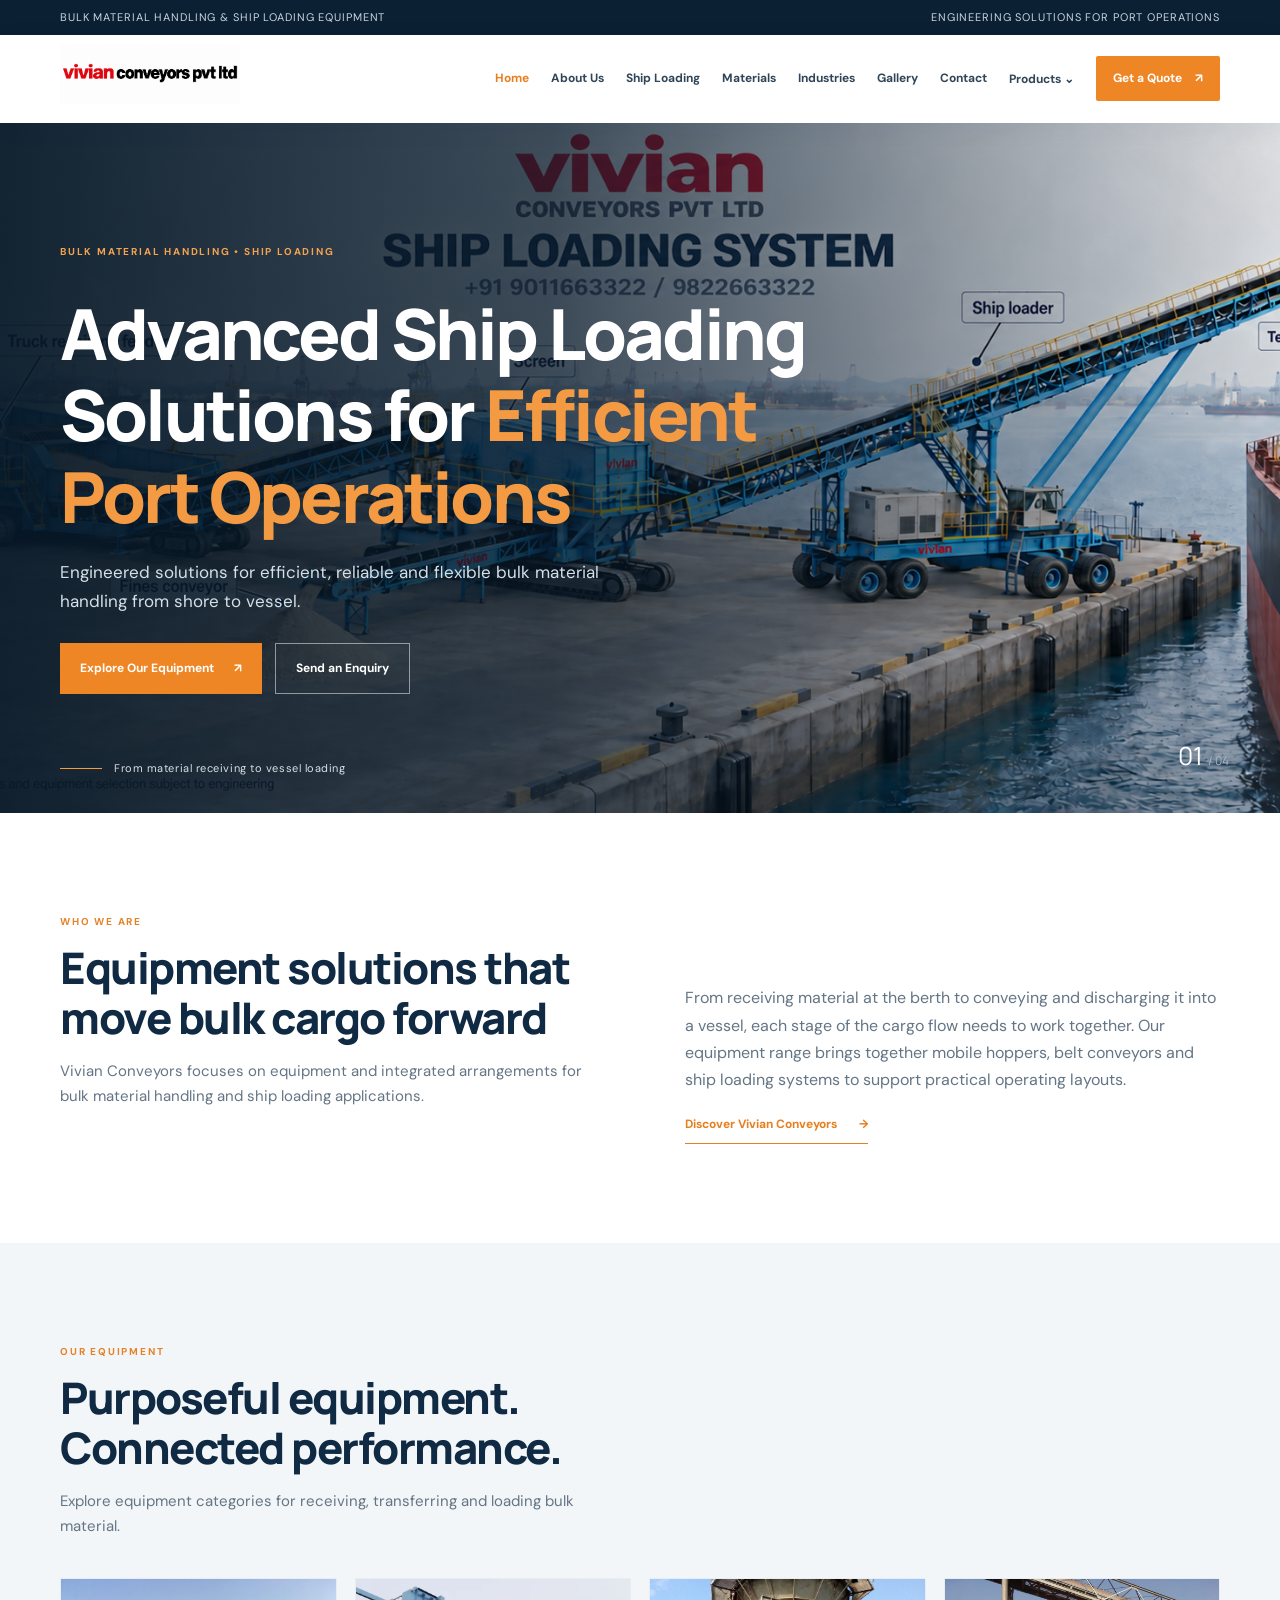
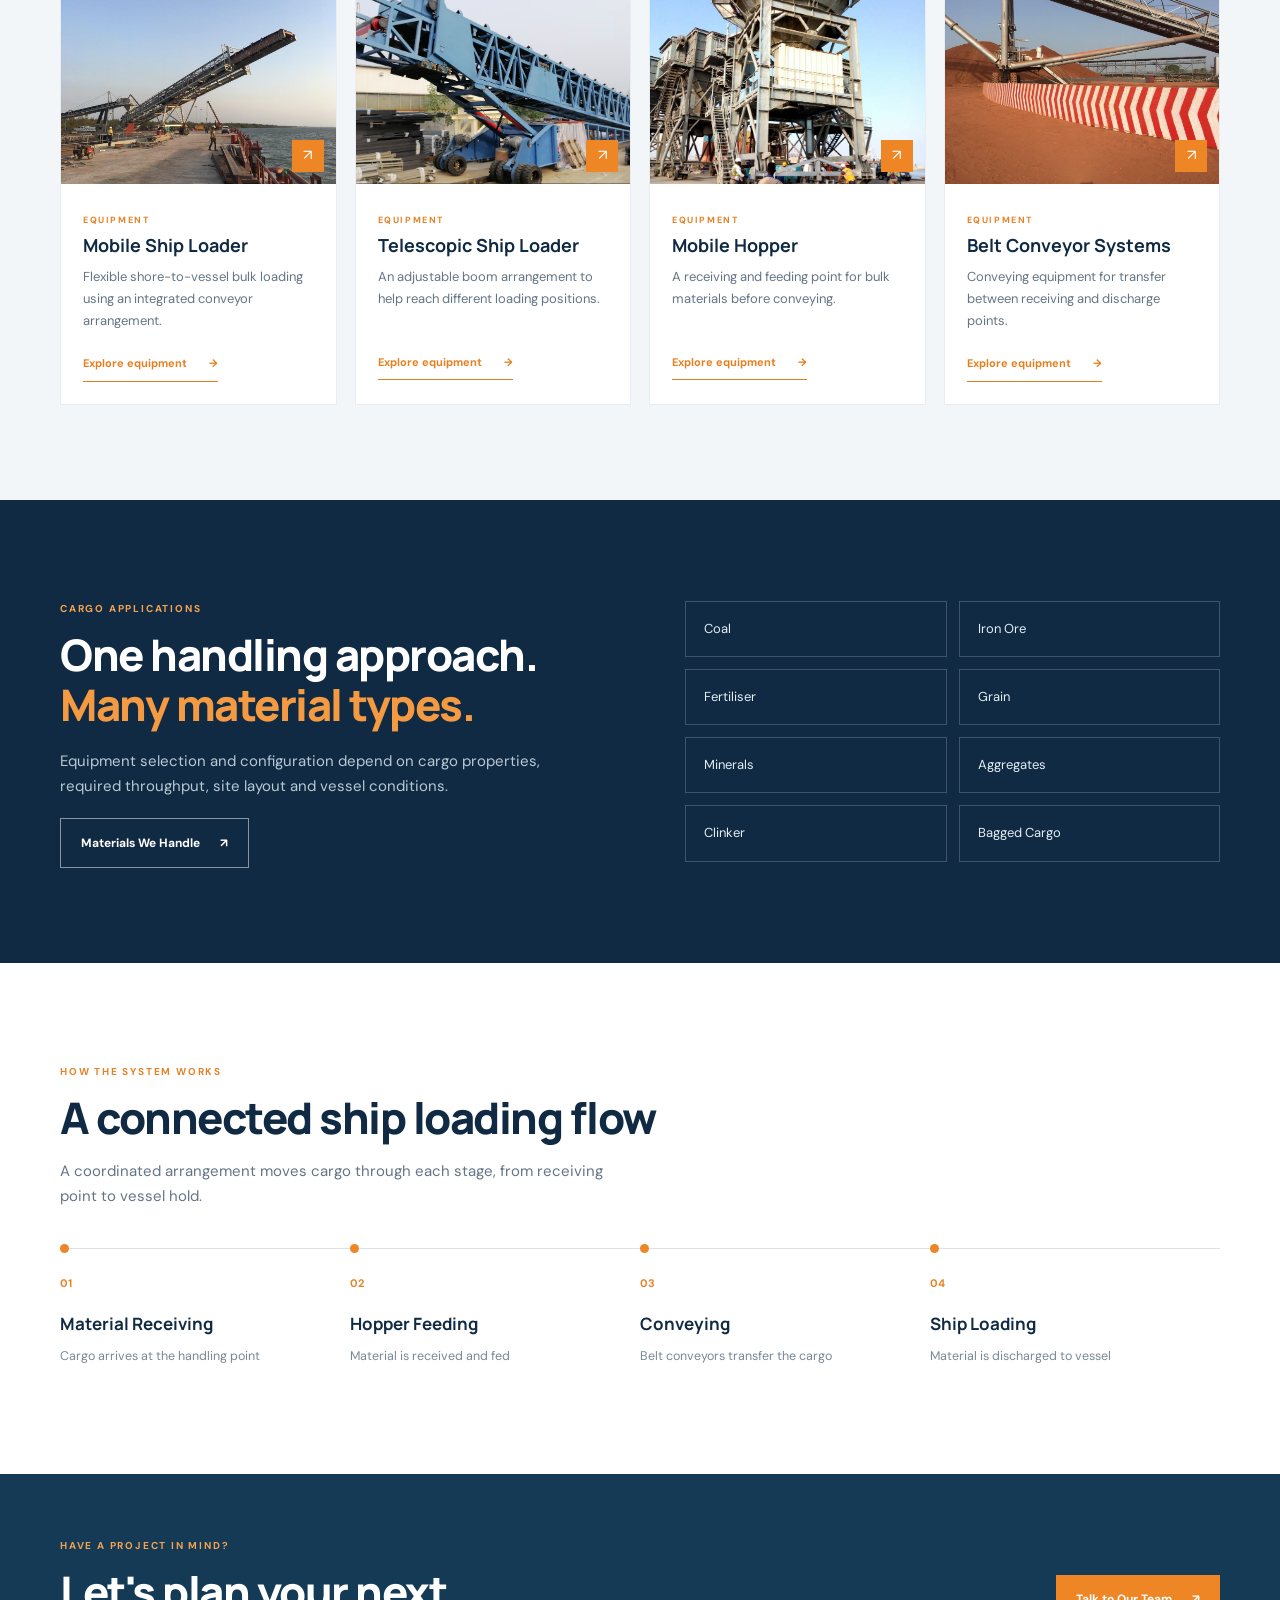
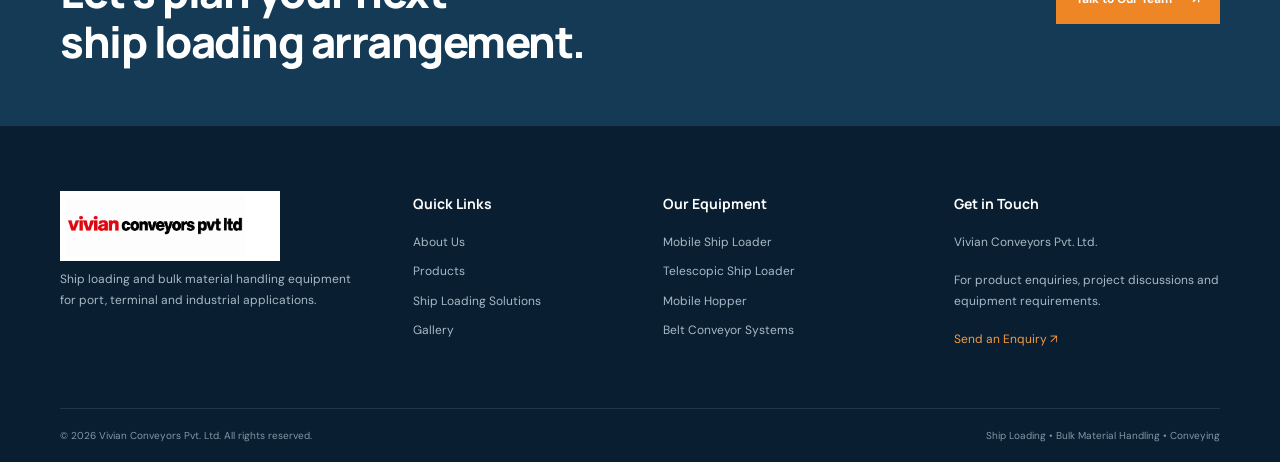
<file: index.html>
<!doctype html><html lang="en"><head><meta charset="utf-8"><meta name="viewport" content="width=device-width, initial-scale=1"><title>Advanced Ship Loading Solutions for Efficient Port Operations | Vivian Conveyors Pvt. Ltd.</title><meta name="description" content="Advanced Ship Loading Solutions for Efficient Port Operations. Explore ship loaders, mobile hoppers and bulk material handling equipment from Vivian Conveyors Pvt. Ltd."><meta name="keywords" content="mobile ship loader, ship loading equipment, bulk material handling, telescopic ship loader, mobile hopper, belt conveyor"><meta property="og:title" content="Advanced Ship Loading Solutions for Efficient Port Operations | Vivian Conveyors Pvt. Ltd."><meta property="og:description" content="Engineered solutions for efficient, reliable and flexible bulk material handling from shore to vessel."><meta property="og:type" content="website"><link rel="preconnect" href="https://fonts.googleapis.com"><link rel="preconnect" href="https://fonts.gstatic.com" crossorigin><link href="https://fonts.googleapis.com/css2?family=DM+Sans:wght@400;500;600;700&family=Manrope:wght@400;500;600;700;800&display=swap" rel="stylesheet"><link rel="stylesheet" href="css/style.css"></head><body><div class="topbar"><div class="container topbar-inner"><span>Bulk Material Handling &amp; Ship Loading Equipment</span><span>Engineering solutions for port operations</span></div></div><header class="site-header"><div class="container nav-wrap"><a class="brand" href="index.html"><img class="" src="assets/images/company-wordmark.png" alt="Vivian Conveyors Pvt. Ltd. logo" loading="lazy"></a><button class="menu-toggle" aria-label="Open navigation" aria-expanded="false"><span></span><span></span><span></span></button><nav class="main-nav"><a class="active" href="index.html">Home</a><a class="" href="about.html">About Us</a><a class="" href="ship-loading-solutions.html">Ship Loading</a><a class="" href="materials.html">Materials</a><a class="" href="industries.html">Industries</a><a class="" href="gallery.html">Gallery</a><a class="" href="contact.html">Contact</a><div class="nav-drop"><a href="products.html" class="drop-trigger">Products <b>⌄</b></a><div class="drop-menu"><a href="mobile-ship-loader.html">Mobile Ship Loader</a><a href="telescopic-ship-loader.html">Telescopic Ship Loader</a><a href="mobile-hopper.html">Mobile Hopper</a><a href="belt-conveyors.html">Belt Conveyor Systems</a></div></div><a class="nav-quote" href="contact.html">Get a Quote <span>↗</span></a></nav></div></header><main><section class="home-hero"><div class="hero-image"><img class="" src="assets/images/ship-loading-advertisement.png" alt="Vivian ship loading equipment" loading="lazy"></div><div class="hero-overlay"></div><div class="container hero-content"><span class="eyebrow light">BULK MATERIAL HANDLING • SHIP LOADING</span><h1>Advanced Ship Loading Solutions for <em>Efficient Port Operations</em></h1><p>Engineered solutions for efficient, reliable and flexible bulk material handling from shore to vessel.</p><div class="hero-actions"><a class="btn btn-orange" href="products.html">Explore Our Equipment <span>↗</span></a><a class="btn btn-outline" href="contact.html">Send an Enquiry</a></div><div class="hero-note"><span class="hero-line"></span> From material receiving to vessel loading</div></div><div class="hero-index">01 <span>/ 04</span></div></section><section class="intro-section section-pad"><div class="container intro-grid"><div><div class="section-heading"><span class="eyebrow">WHO WE ARE</span><h2>Equipment solutions that move bulk cargo forward</h2><p>Vivian Conveyors focuses on equipment and integrated arrangements for bulk material handling and ship loading applications.</p></div></div><div class="intro-copy"><p>From receiving material at the berth to conveying and discharging it into a vessel, each stage of the cargo flow needs to work together. Our equipment range brings together mobile hoppers, belt conveyors and ship loading systems to support practical operating layouts.</p><a class="text-link" href="about.html">Discover Vivian Conveyors <span>→</span></a></div></div></section><section class="products-section section-pad soft-bg"><div class="container"><div class="section-heading"><span class="eyebrow">OUR EQUIPMENT</span><h2>Purposeful equipment. Connected performance.</h2><p>Explore equipment categories for receiving, transferring and loading bulk material.</p></div><div class="product-grid"><article class="product-card"><a class="product-photo" href="mobile-ship-loader.html"><img class="" src="assets/images/ship-loader-1.jpg" alt="Mobile Ship Loader" loading="lazy"><span class="photo-arrow">↗</span></a><div class="product-copy"><span class="eyebrow">EQUIPMENT</span><h3>Mobile Ship Loader</h3><p>Flexible shore-to-vessel bulk loading using an integrated conveyor arrangement.</p><a class="text-link" href="mobile-ship-loader.html">Explore equipment <span>→</span></a></div></article><article class="product-card"><a class="product-photo" href="telescopic-ship-loader.html"><img class="" src="assets/images/telescopic-ship-loader.png" alt="Telescopic Ship Loader" loading="lazy"><span class="photo-arrow">↗</span></a><div class="product-copy"><span class="eyebrow">EQUIPMENT</span><h3>Telescopic Ship Loader</h3><p>An adjustable boom arrangement to help reach different loading positions.</p><a class="text-link" href="telescopic-ship-loader.html">Explore equipment <span>→</span></a></div></article><article class="product-card"><a class="product-photo" href="mobile-hopper.html"><img class="" src="assets/images/mobile-hopper-3.jpg" alt="Mobile Hopper" loading="lazy"><span class="photo-arrow">↗</span></a><div class="product-copy"><span class="eyebrow">EQUIPMENT</span><h3>Mobile Hopper</h3><p>A receiving and feeding point for bulk materials before conveying.</p><a class="text-link" href="mobile-hopper.html">Explore equipment <span>→</span></a></div></article><article class="product-card"><a class="product-photo" href="belt-conveyors.html"><img class="" src="assets/images/belt-conveyor-1.jpg" alt="Belt Conveyor Systems" loading="lazy"><span class="photo-arrow">↗</span></a><div class="product-copy"><span class="eyebrow">EQUIPMENT</span><h3>Belt Conveyor Systems</h3><p>Conveying equipment for transfer between receiving and discharge points.</p><a class="text-link" href="belt-conveyors.html">Explore equipment <span>→</span></a></div></article></div></div></section><section class="materials-band section-pad"><div class="container material-band-grid"><div><span class="eyebrow light">CARGO APPLICATIONS</span><h2>One handling approach.<br><em>Many material types.</em></h2><p>Equipment selection and configuration depend on cargo properties, required throughput, site layout and vessel conditions.</p><a class="btn btn-outline" href="materials.html">Materials We Handle <span>↗</span></a></div><div class="material-tags"><span>Coal</span><span>Iron Ore</span><span>Fertiliser</span><span>Grain</span><span>Minerals</span><span>Aggregates</span><span>Clinker</span><span>Bagged Cargo</span></div></div></section><section class="process-section section-pad"><div class="container"><div class="section-heading"><span class="eyebrow">HOW THE SYSTEM WORKS</span><h2>A connected ship loading flow</h2><p>A coordinated arrangement moves cargo through each stage, from receiving point to vessel hold.</p></div><div class="process-flow"><div class="process-step"><span>01</span><b>Material Receiving</b><small>Cargo arrives at the handling point</small></div><div class="process-step"><span>02</span><b>Hopper Feeding</b><small>Material is received and fed</small></div><div class="process-step"><span>03</span><b>Conveying</b><small>Belt conveyors transfer the cargo</small></div><div class="process-step"><span>04</span><b>Ship Loading</b><small>Material is discharged to vessel</small></div></div></div></section><section class="cta-section"><div class="container cta-inner"><div><span class="eyebrow light">HAVE A PROJECT IN MIND?</span><h2>Let's plan your next<br>ship loading arrangement.</h2></div><a class="btn btn-orange" href="contact.html">Talk to Our Team <span>↗</span></a></div></section></main><footer class="footer"><div class="container footer-grid"><div class="footer-about"><a href="index.html"><img class="" src="assets/images/company-wordmark.png" alt="Vivian Conveyors Pvt. Ltd." loading="lazy"></a><p>Ship loading and bulk material handling equipment for port, terminal and industrial applications.</p></div><div><h4>Quick Links</h4><a href="about.html">About Us</a><a href="products.html">Products</a><a href="ship-loading-solutions.html">Ship Loading Solutions</a><a href="gallery.html">Gallery</a></div><div><h4>Our Equipment</h4><a href="mobile-ship-loader.html">Mobile Ship Loader</a><a href="telescopic-ship-loader.html">Telescopic Ship Loader</a><a href="mobile-hopper.html">Mobile Hopper</a><a href="belt-conveyors.html">Belt Conveyor Systems</a></div><div><h4>Get in Touch</h4><p>Vivian Conveyors Pvt. Ltd.</p><p>For product enquiries, project discussions and equipment requirements.</p><a class="footer-cta" href="contact.html">Send an Enquiry ↗</a></div></div><div class="container copyright"><span>© <span id="year"></span> Vivian Conveyors Pvt. Ltd. All rights reserved.</span><span>Ship Loading • Bulk Material Handling • Conveying</span></div></footer><button class="back-top" aria-label="Back to top">↑</button><script src="js/script.js" defer></script></body></html>
</file>
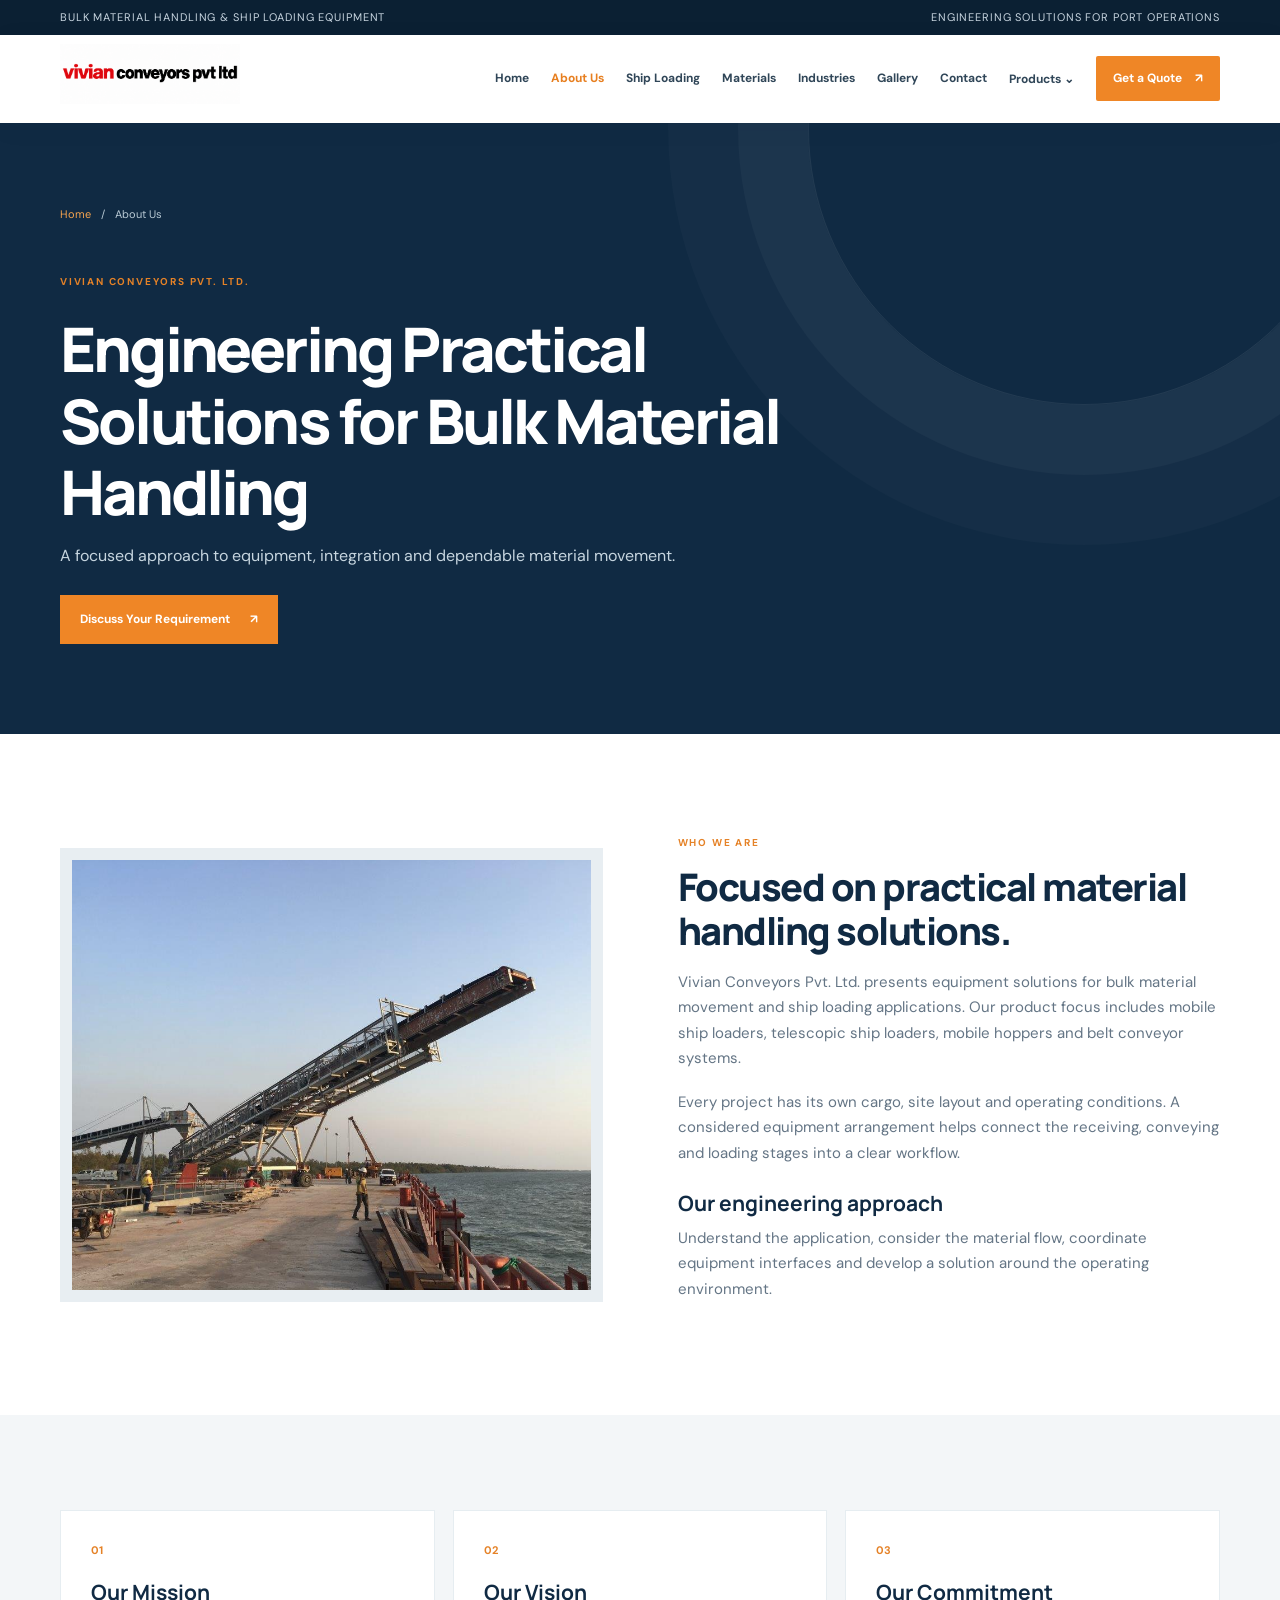
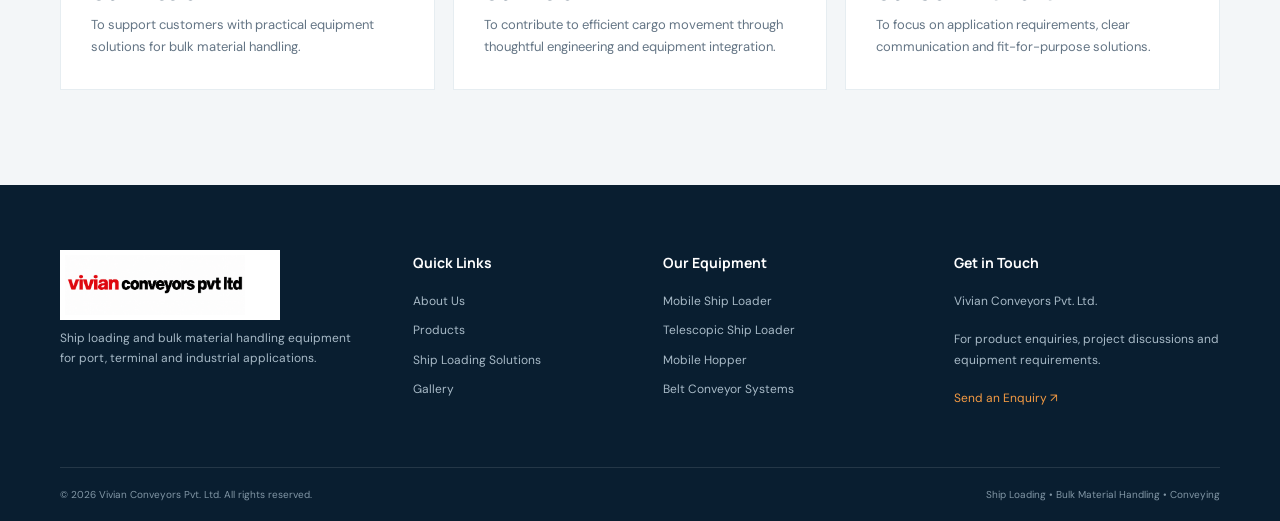
<file: about.html>
<!doctype html><html lang="en"><head><meta charset="utf-8"><meta name="viewport" content="width=device-width, initial-scale=1"><title>Engineering Practical Solutions for Bulk Material Handling | Vivian Conveyors Pvt. Ltd.</title><meta name="description" content="Engineering Practical Solutions for Bulk Material Handling. Explore ship loaders, mobile hoppers and bulk material handling equipment from Vivian Conveyors Pvt. Ltd."><meta name="keywords" content="mobile ship loader, ship loading equipment, bulk material handling, telescopic ship loader, mobile hopper, belt conveyor"><meta property="og:title" content="Engineering Practical Solutions for Bulk Material Handling | Vivian Conveyors Pvt. Ltd."><meta property="og:description" content="A focused approach to equipment, integration and dependable material movement."><meta property="og:type" content="website"><link rel="preconnect" href="https://fonts.googleapis.com"><link rel="preconnect" href="https://fonts.gstatic.com" crossorigin><link href="https://fonts.googleapis.com/css2?family=DM+Sans:wght@400;500;600;700&family=Manrope:wght@400;500;600;700;800&display=swap" rel="stylesheet"><link rel="stylesheet" href="css/style.css"></head><body><div class="topbar"><div class="container topbar-inner"><span>Bulk Material Handling &amp; Ship Loading Equipment</span><span>Engineering solutions for port operations</span></div></div><header class="site-header"><div class="container nav-wrap"><a class="brand" href="index.html"><img class="" src="assets/images/company-wordmark.png" alt="Vivian Conveyors Pvt. Ltd. logo" loading="lazy"></a><button class="menu-toggle" aria-label="Open navigation" aria-expanded="false"><span></span><span></span><span></span></button><nav class="main-nav"><a class="" href="index.html">Home</a><a class="active" href="about.html">About Us</a><a class="" href="ship-loading-solutions.html">Ship Loading</a><a class="" href="materials.html">Materials</a><a class="" href="industries.html">Industries</a><a class="" href="gallery.html">Gallery</a><a class="" href="contact.html">Contact</a><div class="nav-drop"><a href="products.html" class="drop-trigger">Products <b>⌄</b></a><div class="drop-menu"><a href="mobile-ship-loader.html">Mobile Ship Loader</a><a href="telescopic-ship-loader.html">Telescopic Ship Loader</a><a href="mobile-hopper.html">Mobile Hopper</a><a href="belt-conveyors.html">Belt Conveyor Systems</a></div></div><a class="nav-quote" href="contact.html">Get a Quote <span>↗</span></a></nav></div></header><main><section class="page-hero"><div class="container page-hero-content"><div class="breadcrumbs"><a href="index.html">Home</a><span>/</span>About Us</div><span class="eyebrow">VIVIAN CONVEYORS PVT. LTD.</span><h1>Engineering Practical Solutions for Bulk Material Handling</h1><p>A focused approach to equipment, integration and dependable material movement.</p><a class="btn btn-orange" href="contact.html">Discuss Your Requirement <span>↗</span></a></div><div class="page-hero-shape"></div></section><section class="section-pad"><div class="container detail-grid"><div class="detail-photo"><img class="" src="assets/images/ship-loader-1.jpg" alt="Ship loading equipment at port" loading="lazy"></div><div class="detail-copy"><span class="eyebrow">WHO WE ARE</span><h2>Focused on practical material handling solutions.</h2><p>Vivian Conveyors Pvt. Ltd. presents equipment solutions for bulk material movement and ship loading applications. Our product focus includes mobile ship loaders, telescopic ship loaders, mobile hoppers and belt conveyor systems.</p><p>Every project has its own cargo, site layout and operating conditions. A considered equipment arrangement helps connect the receiving, conveying and loading stages into a clear workflow.</p><h3>Our engineering approach</h3><p>Understand the application, consider the material flow, coordinate equipment interfaces and develop a solution around the operating environment.</p></div></div></section><section class="soft-bg section-pad"><div class="container"><div class="feature-grid"><article><b>01</b><h3>Our Mission</h3><p>To support customers with practical equipment solutions for bulk material handling.</p></article><article><b>02</b><h3>Our Vision</h3><p>To contribute to efficient cargo movement through thoughtful engineering and equipment integration.</p></article><article><b>03</b><h3>Our Commitment</h3><p>To focus on application requirements, clear communication and fit-for-purpose solutions.</p></article></div></div></section></main><footer class="footer"><div class="container footer-grid"><div class="footer-about"><a href="index.html"><img class="" src="assets/images/company-wordmark.png" alt="Vivian Conveyors Pvt. Ltd." loading="lazy"></a><p>Ship loading and bulk material handling equipment for port, terminal and industrial applications.</p></div><div><h4>Quick Links</h4><a href="about.html">About Us</a><a href="products.html">Products</a><a href="ship-loading-solutions.html">Ship Loading Solutions</a><a href="gallery.html">Gallery</a></div><div><h4>Our Equipment</h4><a href="mobile-ship-loader.html">Mobile Ship Loader</a><a href="telescopic-ship-loader.html">Telescopic Ship Loader</a><a href="mobile-hopper.html">Mobile Hopper</a><a href="belt-conveyors.html">Belt Conveyor Systems</a></div><div><h4>Get in Touch</h4><p>Vivian Conveyors Pvt. Ltd.</p><p>For product enquiries, project discussions and equipment requirements.</p><a class="footer-cta" href="contact.html">Send an Enquiry ↗</a></div></div><div class="container copyright"><span>© <span id="year"></span> Vivian Conveyors Pvt. Ltd. All rights reserved.</span><span>Ship Loading • Bulk Material Handling • Conveying</span></div></footer><button class="back-top" aria-label="Back to top">↑</button><script src="js/script.js" defer></script></body></html>
</file>
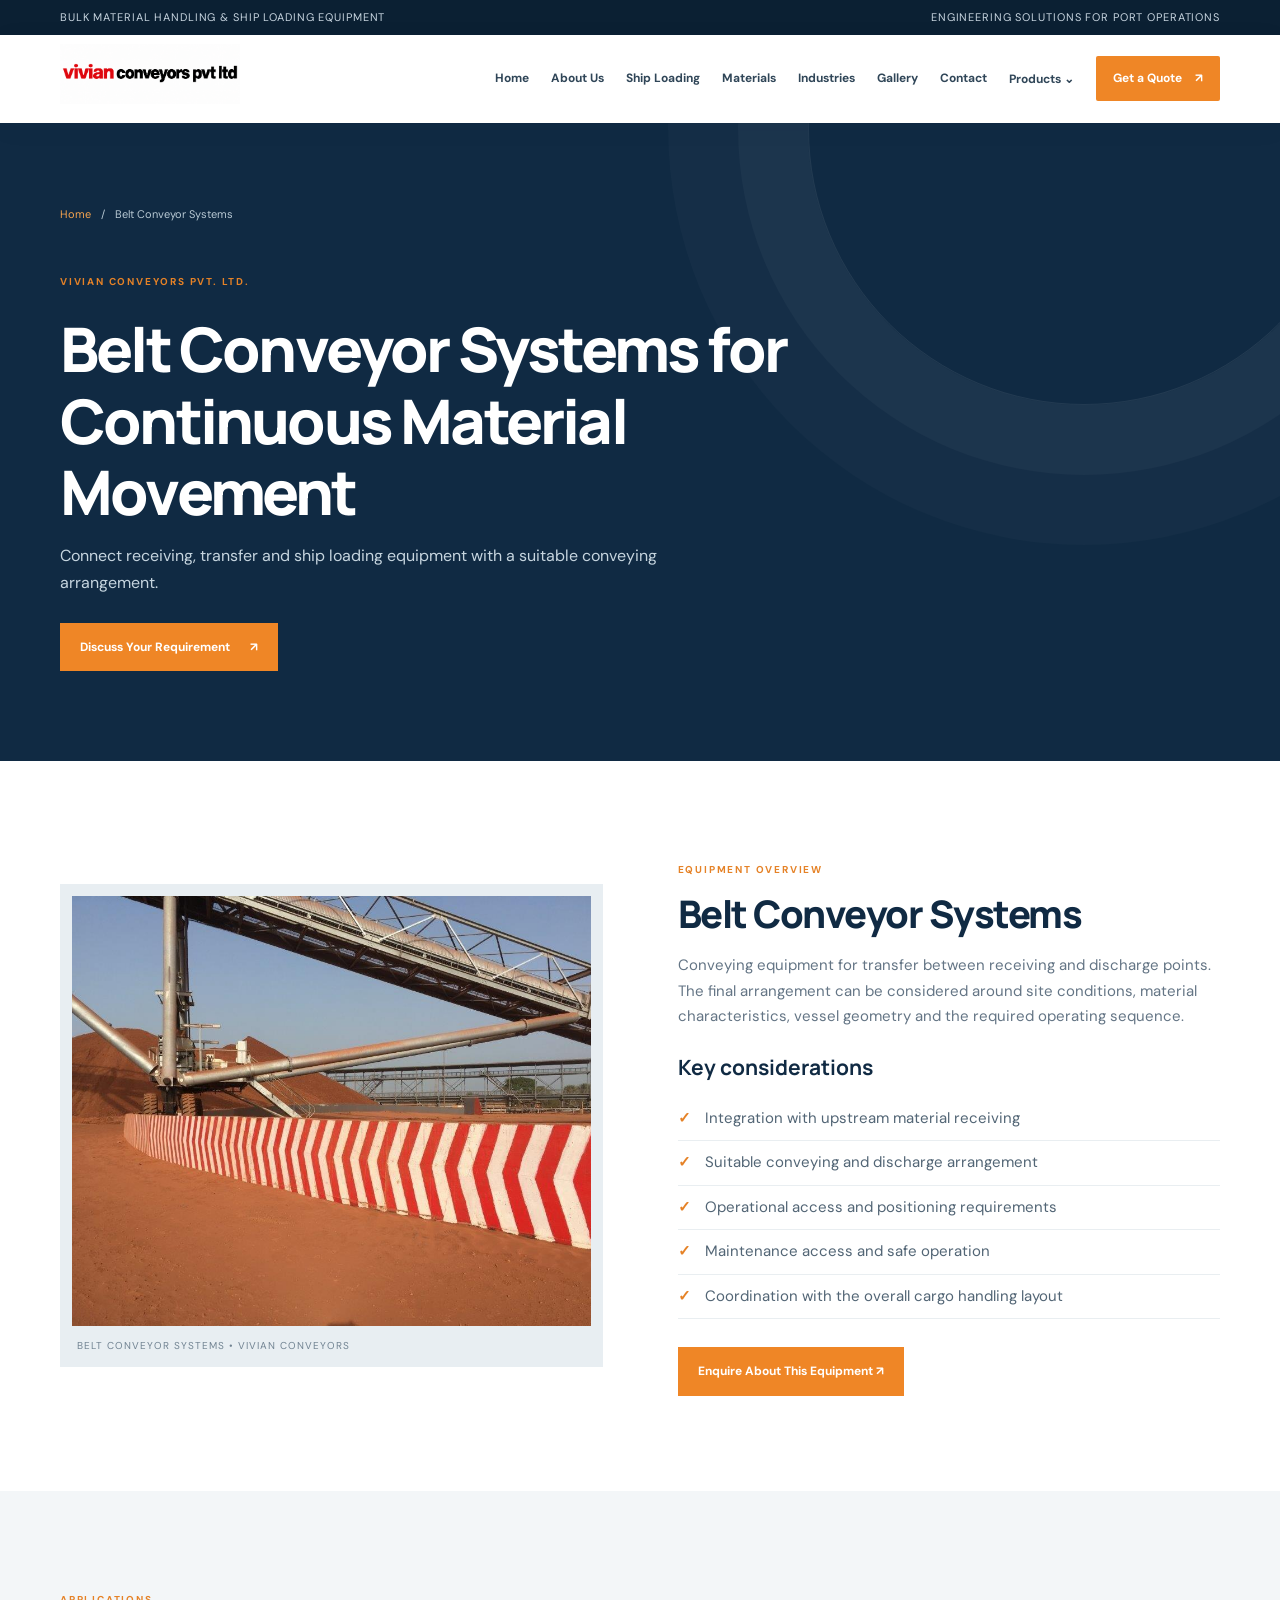
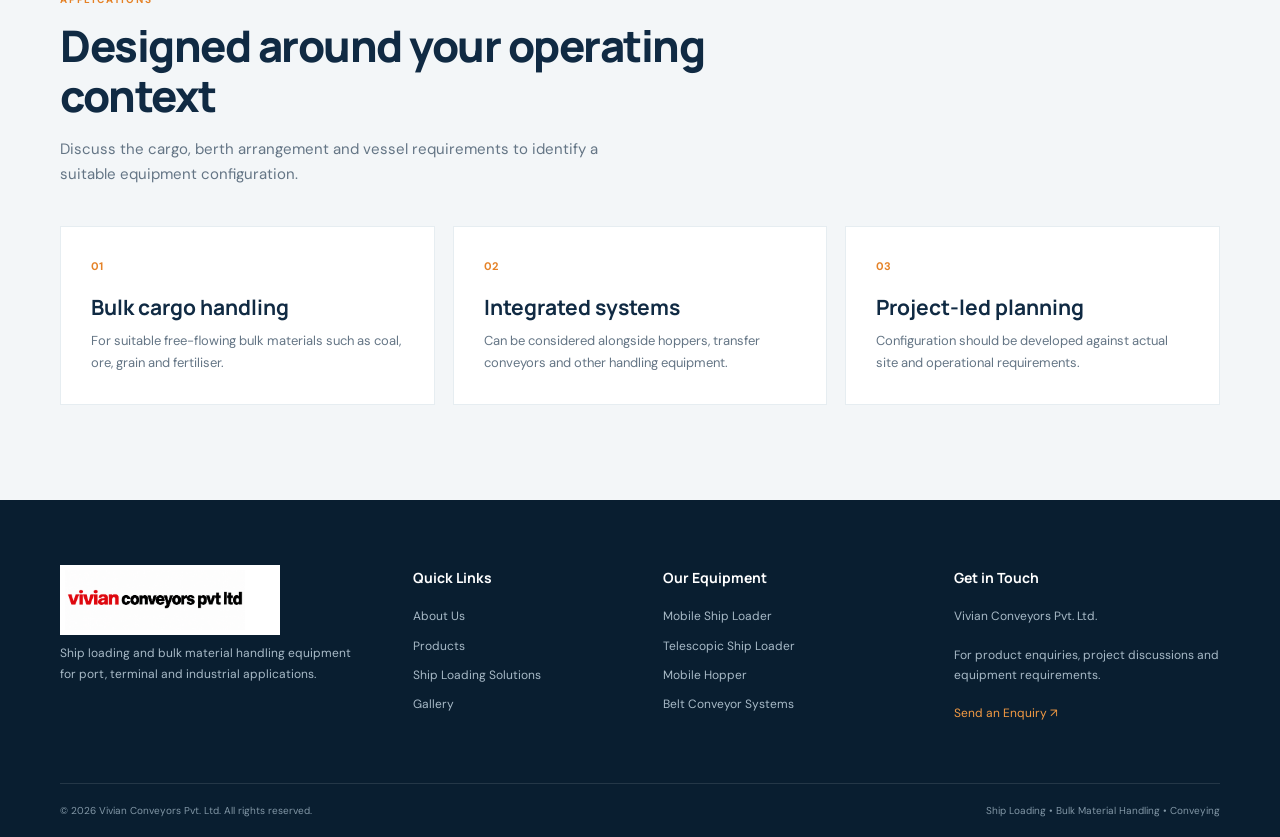
<file: belt-conveyors.html>
<!doctype html><html lang="en"><head><meta charset="utf-8"><meta name="viewport" content="width=device-width, initial-scale=1"><title>Belt Conveyor Systems for Continuous Material Movement | Vivian Conveyors Pvt. Ltd.</title><meta name="description" content="Belt Conveyor Systems for Continuous Material Movement. Explore ship loaders, mobile hoppers and bulk material handling equipment from Vivian Conveyors Pvt. Ltd."><meta name="keywords" content="mobile ship loader, ship loading equipment, bulk material handling, telescopic ship loader, mobile hopper, belt conveyor"><meta property="og:title" content="Belt Conveyor Systems for Continuous Material Movement | Vivian Conveyors Pvt. Ltd."><meta property="og:description" content="Connect receiving, transfer and ship loading equipment with a suitable conveying arrangement."><meta property="og:type" content="website"><link rel="preconnect" href="https://fonts.googleapis.com"><link rel="preconnect" href="https://fonts.gstatic.com" crossorigin><link href="https://fonts.googleapis.com/css2?family=DM+Sans:wght@400;500;600;700&family=Manrope:wght@400;500;600;700;800&display=swap" rel="stylesheet"><link rel="stylesheet" href="css/style.css"></head><body><div class="topbar"><div class="container topbar-inner"><span>Bulk Material Handling &amp; Ship Loading Equipment</span><span>Engineering solutions for port operations</span></div></div><header class="site-header"><div class="container nav-wrap"><a class="brand" href="index.html"><img class="" src="assets/images/company-wordmark.png" alt="Vivian Conveyors Pvt. Ltd. logo" loading="lazy"></a><button class="menu-toggle" aria-label="Open navigation" aria-expanded="false"><span></span><span></span><span></span></button><nav class="main-nav"><a class="" href="index.html">Home</a><a class="" href="about.html">About Us</a><a class="" href="ship-loading-solutions.html">Ship Loading</a><a class="" href="materials.html">Materials</a><a class="" href="industries.html">Industries</a><a class="" href="gallery.html">Gallery</a><a class="" href="contact.html">Contact</a><div class="nav-drop"><a href="products.html" class="drop-trigger">Products <b>⌄</b></a><div class="drop-menu"><a href="mobile-ship-loader.html">Mobile Ship Loader</a><a href="telescopic-ship-loader.html">Telescopic Ship Loader</a><a href="mobile-hopper.html">Mobile Hopper</a><a href="belt-conveyors.html">Belt Conveyor Systems</a></div></div><a class="nav-quote" href="contact.html">Get a Quote <span>↗</span></a></nav></div></header><main><section class="page-hero"><div class="container page-hero-content"><div class="breadcrumbs"><a href="index.html">Home</a><span>/</span>Belt Conveyor Systems</div><span class="eyebrow">VIVIAN CONVEYORS PVT. LTD.</span><h1>Belt Conveyor Systems for Continuous Material Movement</h1><p>Connect receiving, transfer and ship loading equipment with a suitable conveying arrangement.</p><a class="btn btn-orange" href="contact.html">Discuss Your Requirement <span>↗</span></a></div><div class="page-hero-shape"></div></section><section class="section-pad"><div class="container detail-grid"><div class="detail-photo"><img class="" src="assets/images/belt-conveyor-1.jpg" alt="Belt Conveyor Systems" loading="lazy"><span class="image-caption">Belt Conveyor Systems • Vivian Conveyors</span></div><div class="detail-copy"><span class="eyebrow">EQUIPMENT OVERVIEW</span><h2>Belt Conveyor Systems</h2><p>Conveying equipment for transfer between receiving and discharge points. The final arrangement can be considered around site conditions, material characteristics, vessel geometry and the required operating sequence.</p><h3>Key considerations</h3><ul class="check-list"><li>Integration with upstream material receiving</li><li>Suitable conveying and discharge arrangement</li><li>Operational access and positioning requirements</li><li>Maintenance access and safe operation</li><li>Coordination with the overall cargo handling layout</li></ul><a class="btn btn-orange" href="contact.html">Enquire About This Equipment ↗</a></div></div></section><section class="soft-bg section-pad"><div class="container"><div class="section-heading"><span class="eyebrow">APPLICATIONS</span><h2>Designed around your operating context</h2><p>Discuss the cargo, berth arrangement and vessel requirements to identify a suitable equipment configuration.</p></div><div class="feature-grid"><article><b>01</b><h3>Bulk cargo handling</h3><p>For suitable free-flowing bulk materials such as coal, ore, grain and fertiliser.</p></article><article><b>02</b><h3>Integrated systems</h3><p>Can be considered alongside hoppers, transfer conveyors and other handling equipment.</p></article><article><b>03</b><h3>Project-led planning</h3><p>Configuration should be developed against actual site and operational requirements.</p></article></div></div></section></main><footer class="footer"><div class="container footer-grid"><div class="footer-about"><a href="index.html"><img class="" src="assets/images/company-wordmark.png" alt="Vivian Conveyors Pvt. Ltd." loading="lazy"></a><p>Ship loading and bulk material handling equipment for port, terminal and industrial applications.</p></div><div><h4>Quick Links</h4><a href="about.html">About Us</a><a href="products.html">Products</a><a href="ship-loading-solutions.html">Ship Loading Solutions</a><a href="gallery.html">Gallery</a></div><div><h4>Our Equipment</h4><a href="mobile-ship-loader.html">Mobile Ship Loader</a><a href="telescopic-ship-loader.html">Telescopic Ship Loader</a><a href="mobile-hopper.html">Mobile Hopper</a><a href="belt-conveyors.html">Belt Conveyor Systems</a></div><div><h4>Get in Touch</h4><p>Vivian Conveyors Pvt. Ltd.</p><p>For product enquiries, project discussions and equipment requirements.</p><a class="footer-cta" href="contact.html">Send an Enquiry ↗</a></div></div><div class="container copyright"><span>© <span id="year"></span> Vivian Conveyors Pvt. Ltd. All rights reserved.</span><span>Ship Loading • Bulk Material Handling • Conveying</span></div></footer><button class="back-top" aria-label="Back to top">↑</button><script src="js/script.js" defer></script></body></html>
</file>
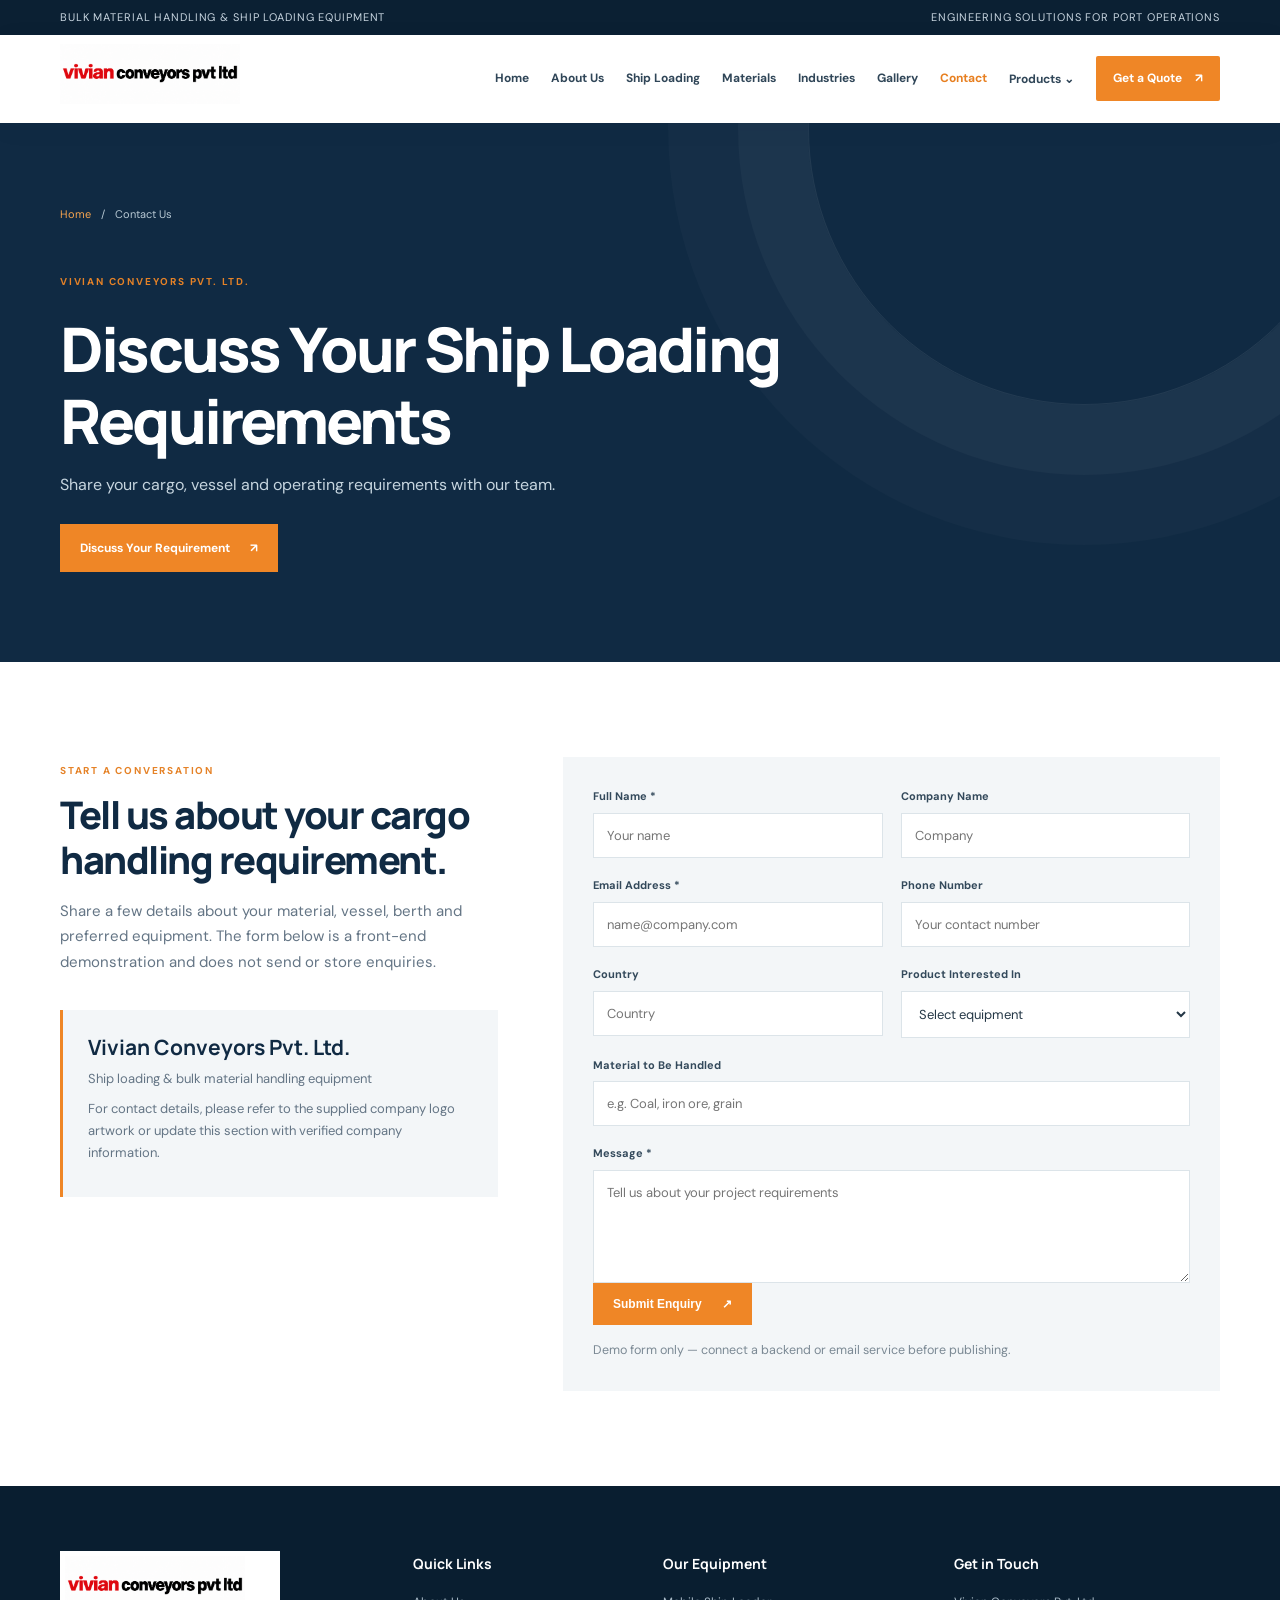
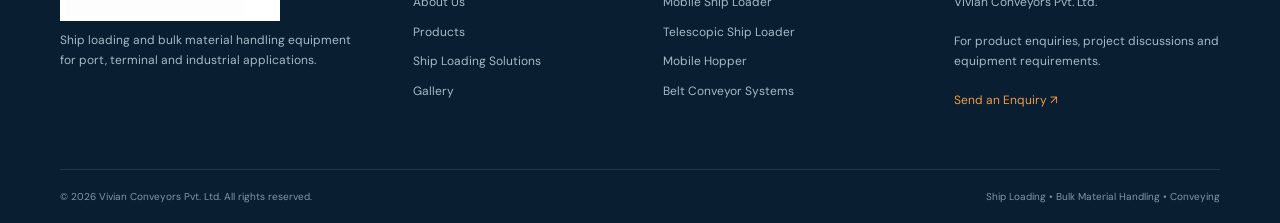
<file: contact.html>
<!doctype html><html lang="en"><head><meta charset="utf-8"><meta name="viewport" content="width=device-width, initial-scale=1"><title>Discuss Your Ship Loading Requirements | Vivian Conveyors Pvt. Ltd.</title><meta name="description" content="Discuss Your Ship Loading Requirements. Explore ship loaders, mobile hoppers and bulk material handling equipment from Vivian Conveyors Pvt. Ltd."><meta name="keywords" content="mobile ship loader, ship loading equipment, bulk material handling, telescopic ship loader, mobile hopper, belt conveyor"><meta property="og:title" content="Discuss Your Ship Loading Requirements | Vivian Conveyors Pvt. Ltd."><meta property="og:description" content="Share your cargo, vessel and operating requirements with our team."><meta property="og:type" content="website"><link rel="preconnect" href="https://fonts.googleapis.com"><link rel="preconnect" href="https://fonts.gstatic.com" crossorigin><link href="https://fonts.googleapis.com/css2?family=DM+Sans:wght@400;500;600;700&family=Manrope:wght@400;500;600;700;800&display=swap" rel="stylesheet"><link rel="stylesheet" href="css/style.css"></head><body><div class="topbar"><div class="container topbar-inner"><span>Bulk Material Handling &amp; Ship Loading Equipment</span><span>Engineering solutions for port operations</span></div></div><header class="site-header"><div class="container nav-wrap"><a class="brand" href="index.html"><img class="" src="assets/images/company-wordmark.png" alt="Vivian Conveyors Pvt. Ltd. logo" loading="lazy"></a><button class="menu-toggle" aria-label="Open navigation" aria-expanded="false"><span></span><span></span><span></span></button><nav class="main-nav"><a class="" href="index.html">Home</a><a class="" href="about.html">About Us</a><a class="" href="ship-loading-solutions.html">Ship Loading</a><a class="" href="materials.html">Materials</a><a class="" href="industries.html">Industries</a><a class="" href="gallery.html">Gallery</a><a class="active" href="contact.html">Contact</a><div class="nav-drop"><a href="products.html" class="drop-trigger">Products <b>⌄</b></a><div class="drop-menu"><a href="mobile-ship-loader.html">Mobile Ship Loader</a><a href="telescopic-ship-loader.html">Telescopic Ship Loader</a><a href="mobile-hopper.html">Mobile Hopper</a><a href="belt-conveyors.html">Belt Conveyor Systems</a></div></div><a class="nav-quote" href="contact.html">Get a Quote <span>↗</span></a></nav></div></header><main><section class="page-hero"><div class="container page-hero-content"><div class="breadcrumbs"><a href="index.html">Home</a><span>/</span>Contact Us</div><span class="eyebrow">VIVIAN CONVEYORS PVT. LTD.</span><h1>Discuss Your Ship Loading Requirements</h1><p>Share your cargo, vessel and operating requirements with our team.</p><a class="btn btn-orange" href="contact.html">Discuss Your Requirement <span>↗</span></a></div><div class="page-hero-shape"></div></section><section class="section-pad"><div class="container contact-layout"><div><span class="eyebrow">START A CONVERSATION</span><h2>Tell us about your cargo handling requirement.</h2><p>Share a few details about your material, vessel, berth and preferred equipment. The form below is a front-end demonstration and does not send or store enquiries.</p><div class="contact-card"><h3>Vivian Conveyors Pvt. Ltd.</h3><p>Ship loading &amp; bulk material handling equipment</p><p>For contact details, please refer to the supplied company logo artwork or update this section with verified company information.</p></div></div><form class="enquiry-form" id="enquiryForm"><div class="form-grid"><label>Full Name *<input name="name" required placeholder="Your name"></label><label>Company Name<input name="company" placeholder="Company"></label><label>Email Address *<input name="email" type="email" required placeholder="name@company.com"></label><label>Phone Number<input name="phone" type="tel" placeholder="Your contact number"></label><label>Country<input name="country" placeholder="Country"></label><label>Product Interested In<select name="product"><option value="">Select equipment</option><option>Mobile Ship Loader</option><option>Telescopic Ship Loader</option><option>Mobile Hopper</option><option>Belt Conveyor Systems</option><option>Complete Ship Loading Solution</option></select></label><label class="full">Material to Be Handled<input name="material" placeholder="e.g. Coal, iron ore, grain"></label><label class="full">Message *<textarea name="message" rows="5" required placeholder="Tell us about your project requirements"></textarea></label></div><button class="btn btn-orange" type="submit">Submit Enquiry <span>↗</span></button><p class="form-message" role="status"></p><small>Demo form only — connect a backend or email service before publishing.</small></form></div></section></main><footer class="footer"><div class="container footer-grid"><div class="footer-about"><a href="index.html"><img class="" src="assets/images/company-wordmark.png" alt="Vivian Conveyors Pvt. Ltd." loading="lazy"></a><p>Ship loading and bulk material handling equipment for port, terminal and industrial applications.</p></div><div><h4>Quick Links</h4><a href="about.html">About Us</a><a href="products.html">Products</a><a href="ship-loading-solutions.html">Ship Loading Solutions</a><a href="gallery.html">Gallery</a></div><div><h4>Our Equipment</h4><a href="mobile-ship-loader.html">Mobile Ship Loader</a><a href="telescopic-ship-loader.html">Telescopic Ship Loader</a><a href="mobile-hopper.html">Mobile Hopper</a><a href="belt-conveyors.html">Belt Conveyor Systems</a></div><div><h4>Get in Touch</h4><p>Vivian Conveyors Pvt. Ltd.</p><p>For product enquiries, project discussions and equipment requirements.</p><a class="footer-cta" href="contact.html">Send an Enquiry ↗</a></div></div><div class="container copyright"><span>© <span id="year"></span> Vivian Conveyors Pvt. Ltd. All rights reserved.</span><span>Ship Loading • Bulk Material Handling • Conveying</span></div></footer><button class="back-top" aria-label="Back to top">↑</button><script src="js/script.js" defer></script></body></html>
</file>
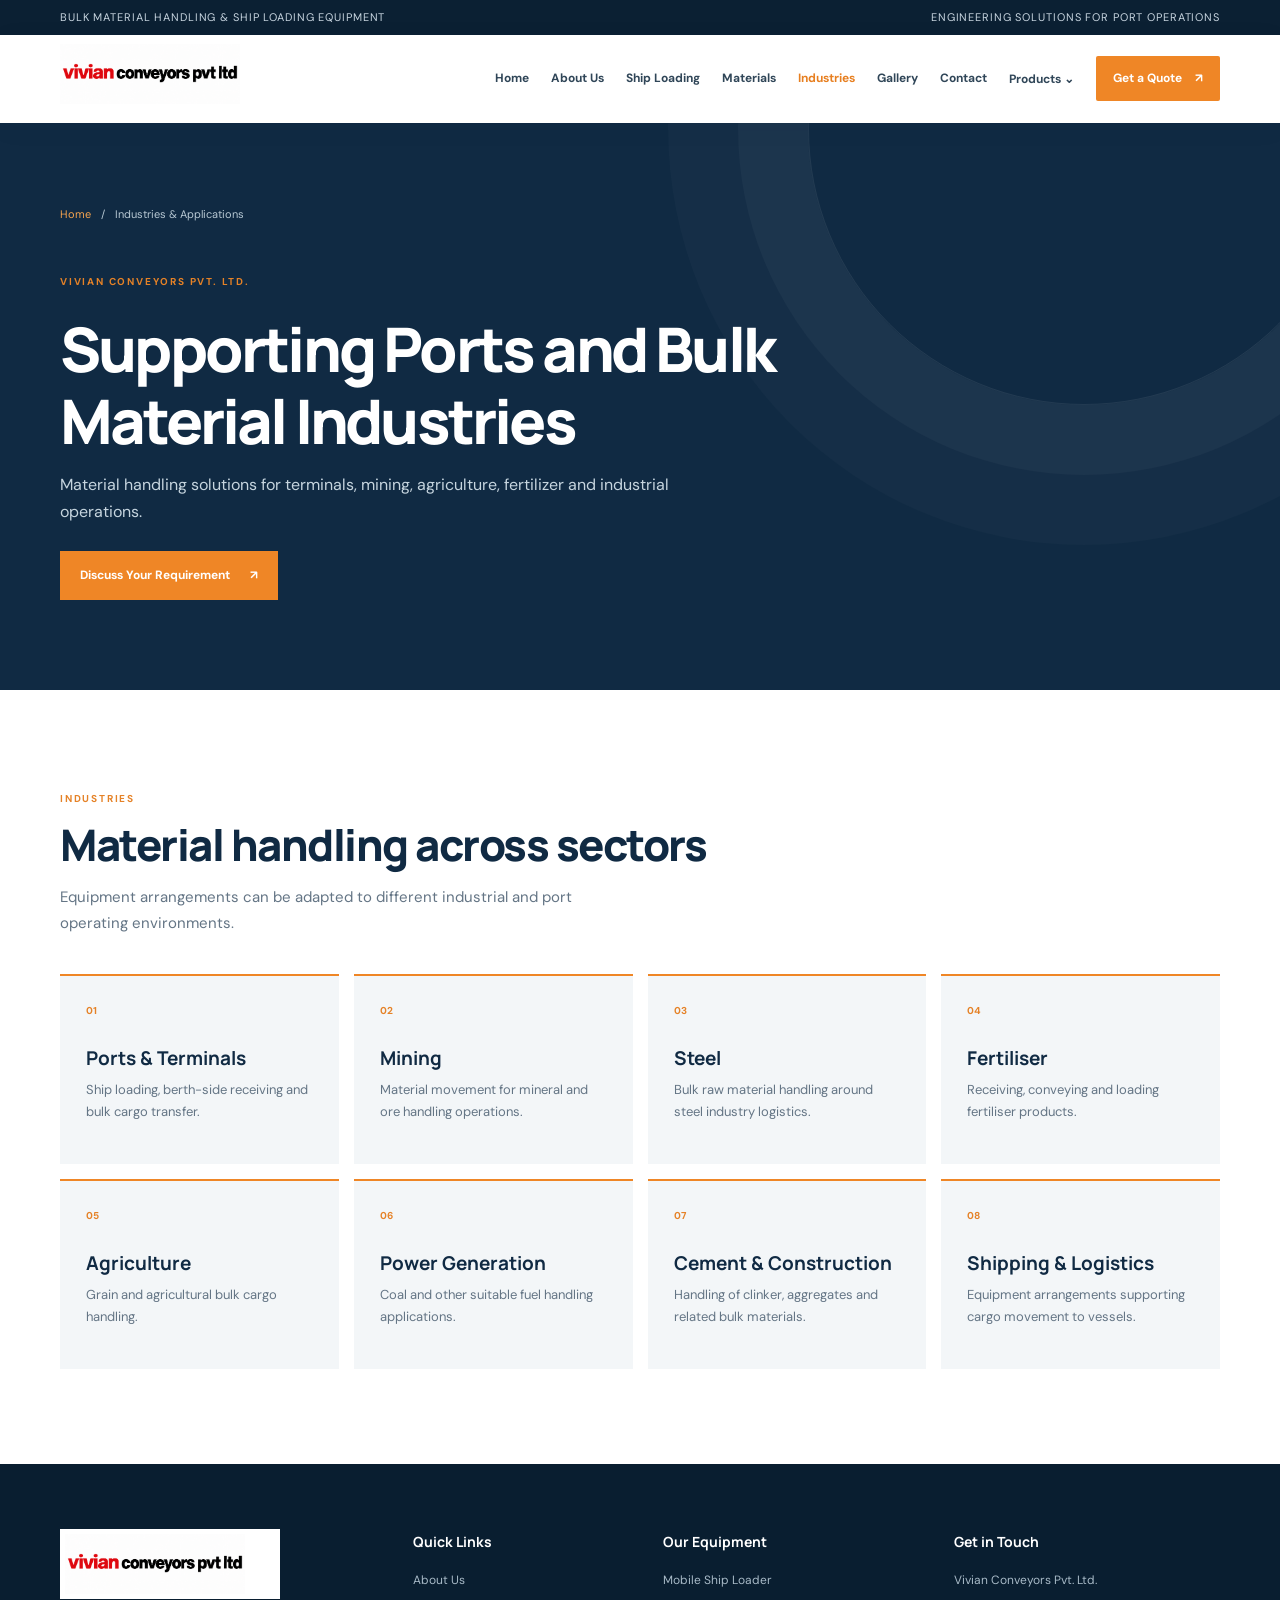
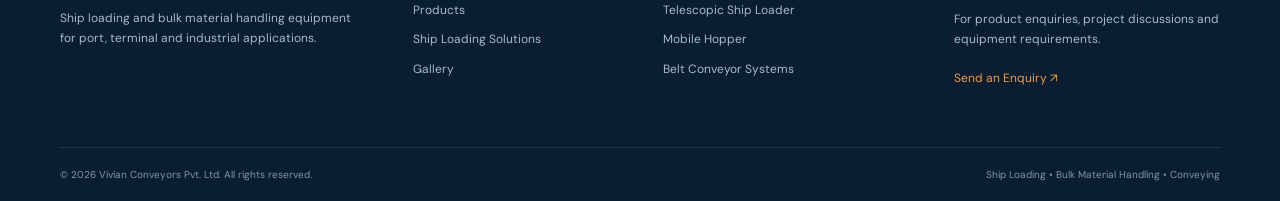
<file: industries.html>
<!doctype html><html lang="en"><head><meta charset="utf-8"><meta name="viewport" content="width=device-width, initial-scale=1"><title>Supporting Ports and Bulk Material Industries | Vivian Conveyors Pvt. Ltd.</title><meta name="description" content="Supporting Ports and Bulk Material Industries. Explore ship loaders, mobile hoppers and bulk material handling equipment from Vivian Conveyors Pvt. Ltd."><meta name="keywords" content="mobile ship loader, ship loading equipment, bulk material handling, telescopic ship loader, mobile hopper, belt conveyor"><meta property="og:title" content="Supporting Ports and Bulk Material Industries | Vivian Conveyors Pvt. Ltd."><meta property="og:description" content="Material handling solutions for terminals, mining, agriculture, fertilizer and industrial operations."><meta property="og:type" content="website"><link rel="preconnect" href="https://fonts.googleapis.com"><link rel="preconnect" href="https://fonts.gstatic.com" crossorigin><link href="https://fonts.googleapis.com/css2?family=DM+Sans:wght@400;500;600;700&family=Manrope:wght@400;500;600;700;800&display=swap" rel="stylesheet"><link rel="stylesheet" href="css/style.css"></head><body><div class="topbar"><div class="container topbar-inner"><span>Bulk Material Handling &amp; Ship Loading Equipment</span><span>Engineering solutions for port operations</span></div></div><header class="site-header"><div class="container nav-wrap"><a class="brand" href="index.html"><img class="" src="assets/images/company-wordmark.png" alt="Vivian Conveyors Pvt. Ltd. logo" loading="lazy"></a><button class="menu-toggle" aria-label="Open navigation" aria-expanded="false"><span></span><span></span><span></span></button><nav class="main-nav"><a class="" href="index.html">Home</a><a class="" href="about.html">About Us</a><a class="" href="ship-loading-solutions.html">Ship Loading</a><a class="" href="materials.html">Materials</a><a class="active" href="industries.html">Industries</a><a class="" href="gallery.html">Gallery</a><a class="" href="contact.html">Contact</a><div class="nav-drop"><a href="products.html" class="drop-trigger">Products <b>⌄</b></a><div class="drop-menu"><a href="mobile-ship-loader.html">Mobile Ship Loader</a><a href="telescopic-ship-loader.html">Telescopic Ship Loader</a><a href="mobile-hopper.html">Mobile Hopper</a><a href="belt-conveyors.html">Belt Conveyor Systems</a></div></div><a class="nav-quote" href="contact.html">Get a Quote <span>↗</span></a></nav></div></header><main><section class="page-hero"><div class="container page-hero-content"><div class="breadcrumbs"><a href="index.html">Home</a><span>/</span>Industries & Applications</div><span class="eyebrow">VIVIAN CONVEYORS PVT. LTD.</span><h1>Supporting Ports and Bulk Material Industries</h1><p>Material handling solutions for terminals, mining, agriculture, fertilizer and industrial operations.</p><a class="btn btn-orange" href="contact.html">Discuss Your Requirement <span>↗</span></a></div><div class="page-hero-shape"></div></section><section class="section-pad"><div class="container"><div class="section-heading"><span class="eyebrow">INDUSTRIES</span><h2>Material handling across sectors</h2><p>Equipment arrangements can be adapted to different industrial and port operating environments.</p></div><div class="material-grid"><article><span class="material-number">01</span><h3>Ports & Terminals</h3><p>Ship loading, berth-side receiving and bulk cargo transfer.</p></article><article><span class="material-number">02</span><h3>Mining</h3><p>Material movement for mineral and ore handling operations.</p></article><article><span class="material-number">03</span><h3>Steel</h3><p>Bulk raw material handling around steel industry logistics.</p></article><article><span class="material-number">04</span><h3>Fertiliser</h3><p>Receiving, conveying and loading fertiliser products.</p></article><article><span class="material-number">05</span><h3>Agriculture</h3><p>Grain and agricultural bulk cargo handling.</p></article><article><span class="material-number">06</span><h3>Power Generation</h3><p>Coal and other suitable fuel handling applications.</p></article><article><span class="material-number">07</span><h3>Cement & Construction</h3><p>Handling of clinker, aggregates and related bulk materials.</p></article><article><span class="material-number">08</span><h3>Shipping & Logistics</h3><p>Equipment arrangements supporting cargo movement to vessels.</p></article></div></div></section></main><footer class="footer"><div class="container footer-grid"><div class="footer-about"><a href="index.html"><img class="" src="assets/images/company-wordmark.png" alt="Vivian Conveyors Pvt. Ltd." loading="lazy"></a><p>Ship loading and bulk material handling equipment for port, terminal and industrial applications.</p></div><div><h4>Quick Links</h4><a href="about.html">About Us</a><a href="products.html">Products</a><a href="ship-loading-solutions.html">Ship Loading Solutions</a><a href="gallery.html">Gallery</a></div><div><h4>Our Equipment</h4><a href="mobile-ship-loader.html">Mobile Ship Loader</a><a href="telescopic-ship-loader.html">Telescopic Ship Loader</a><a href="mobile-hopper.html">Mobile Hopper</a><a href="belt-conveyors.html">Belt Conveyor Systems</a></div><div><h4>Get in Touch</h4><p>Vivian Conveyors Pvt. Ltd.</p><p>For product enquiries, project discussions and equipment requirements.</p><a class="footer-cta" href="contact.html">Send an Enquiry ↗</a></div></div><div class="container copyright"><span>© <span id="year"></span> Vivian Conveyors Pvt. Ltd. All rights reserved.</span><span>Ship Loading • Bulk Material Handling • Conveying</span></div></footer><button class="back-top" aria-label="Back to top">↑</button><script src="js/script.js" defer></script></body></html>
</file>
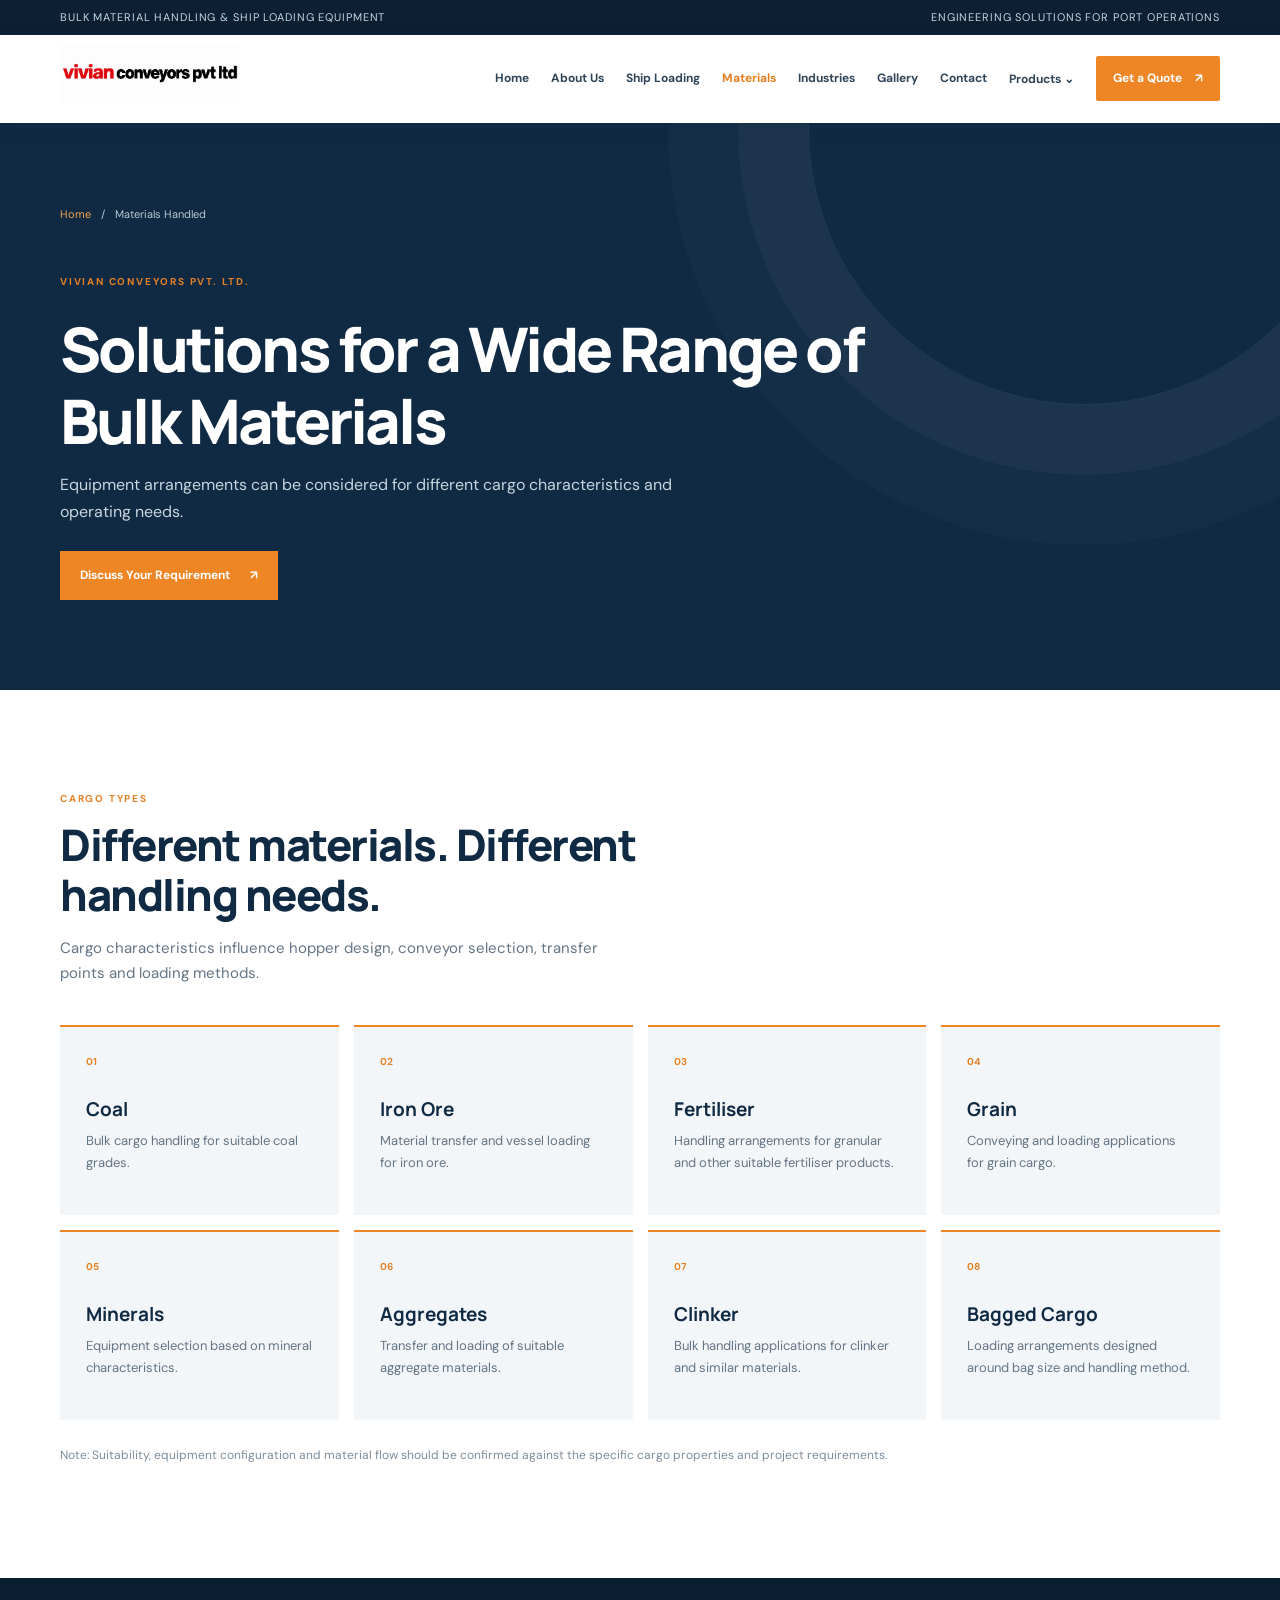
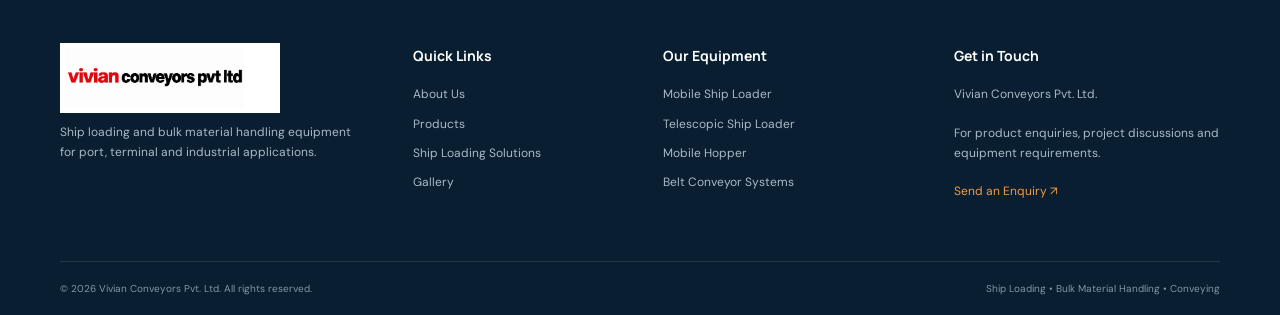
<file: materials.html>
<!doctype html><html lang="en"><head><meta charset="utf-8"><meta name="viewport" content="width=device-width, initial-scale=1"><title>Solutions for a Wide Range of Bulk Materials | Vivian Conveyors Pvt. Ltd.</title><meta name="description" content="Solutions for a Wide Range of Bulk Materials. Explore ship loaders, mobile hoppers and bulk material handling equipment from Vivian Conveyors Pvt. Ltd."><meta name="keywords" content="mobile ship loader, ship loading equipment, bulk material handling, telescopic ship loader, mobile hopper, belt conveyor"><meta property="og:title" content="Solutions for a Wide Range of Bulk Materials | Vivian Conveyors Pvt. Ltd."><meta property="og:description" content="Equipment arrangements can be considered for different cargo characteristics and operating needs."><meta property="og:type" content="website"><link rel="preconnect" href="https://fonts.googleapis.com"><link rel="preconnect" href="https://fonts.gstatic.com" crossorigin><link href="https://fonts.googleapis.com/css2?family=DM+Sans:wght@400;500;600;700&family=Manrope:wght@400;500;600;700;800&display=swap" rel="stylesheet"><link rel="stylesheet" href="css/style.css"></head><body><div class="topbar"><div class="container topbar-inner"><span>Bulk Material Handling &amp; Ship Loading Equipment</span><span>Engineering solutions for port operations</span></div></div><header class="site-header"><div class="container nav-wrap"><a class="brand" href="index.html"><img class="" src="assets/images/company-wordmark.png" alt="Vivian Conveyors Pvt. Ltd. logo" loading="lazy"></a><button class="menu-toggle" aria-label="Open navigation" aria-expanded="false"><span></span><span></span><span></span></button><nav class="main-nav"><a class="" href="index.html">Home</a><a class="" href="about.html">About Us</a><a class="" href="ship-loading-solutions.html">Ship Loading</a><a class="active" href="materials.html">Materials</a><a class="" href="industries.html">Industries</a><a class="" href="gallery.html">Gallery</a><a class="" href="contact.html">Contact</a><div class="nav-drop"><a href="products.html" class="drop-trigger">Products <b>⌄</b></a><div class="drop-menu"><a href="mobile-ship-loader.html">Mobile Ship Loader</a><a href="telescopic-ship-loader.html">Telescopic Ship Loader</a><a href="mobile-hopper.html">Mobile Hopper</a><a href="belt-conveyors.html">Belt Conveyor Systems</a></div></div><a class="nav-quote" href="contact.html">Get a Quote <span>↗</span></a></nav></div></header><main><section class="page-hero"><div class="container page-hero-content"><div class="breadcrumbs"><a href="index.html">Home</a><span>/</span>Materials Handled</div><span class="eyebrow">VIVIAN CONVEYORS PVT. LTD.</span><h1>Solutions for a Wide Range of Bulk Materials</h1><p>Equipment arrangements can be considered for different cargo characteristics and operating needs.</p><a class="btn btn-orange" href="contact.html">Discuss Your Requirement <span>↗</span></a></div><div class="page-hero-shape"></div></section><section class="section-pad"><div class="container"><div class="section-heading"><span class="eyebrow">CARGO TYPES</span><h2>Different materials. Different handling needs.</h2><p>Cargo characteristics influence hopper design, conveyor selection, transfer points and loading methods.</p></div><div class="material-grid"><article><span class="material-number">01</span><h3>Coal</h3><p>Bulk cargo handling for suitable coal grades.</p></article><article><span class="material-number">02</span><h3>Iron Ore</h3><p>Material transfer and vessel loading for iron ore.</p></article><article><span class="material-number">03</span><h3>Fertiliser</h3><p>Handling arrangements for granular and other suitable fertiliser products.</p></article><article><span class="material-number">04</span><h3>Grain</h3><p>Conveying and loading applications for grain cargo.</p></article><article><span class="material-number">05</span><h3>Minerals</h3><p>Equipment selection based on mineral characteristics.</p></article><article><span class="material-number">06</span><h3>Aggregates</h3><p>Transfer and loading of suitable aggregate materials.</p></article><article><span class="material-number">07</span><h3>Clinker</h3><p>Bulk handling applications for clinker and similar materials.</p></article><article><span class="material-number">08</span><h3>Bagged Cargo</h3><p>Loading arrangements designed around bag size and handling method.</p></article></div><p class="disclaimer">Note: Suitability, equipment configuration and material flow should be confirmed against the specific cargo properties and project requirements.</p></div></section></main><footer class="footer"><div class="container footer-grid"><div class="footer-about"><a href="index.html"><img class="" src="assets/images/company-wordmark.png" alt="Vivian Conveyors Pvt. Ltd." loading="lazy"></a><p>Ship loading and bulk material handling equipment for port, terminal and industrial applications.</p></div><div><h4>Quick Links</h4><a href="about.html">About Us</a><a href="products.html">Products</a><a href="ship-loading-solutions.html">Ship Loading Solutions</a><a href="gallery.html">Gallery</a></div><div><h4>Our Equipment</h4><a href="mobile-ship-loader.html">Mobile Ship Loader</a><a href="telescopic-ship-loader.html">Telescopic Ship Loader</a><a href="mobile-hopper.html">Mobile Hopper</a><a href="belt-conveyors.html">Belt Conveyor Systems</a></div><div><h4>Get in Touch</h4><p>Vivian Conveyors Pvt. Ltd.</p><p>For product enquiries, project discussions and equipment requirements.</p><a class="footer-cta" href="contact.html">Send an Enquiry ↗</a></div></div><div class="container copyright"><span>© <span id="year"></span> Vivian Conveyors Pvt. Ltd. All rights reserved.</span><span>Ship Loading • Bulk Material Handling • Conveying</span></div></footer><button class="back-top" aria-label="Back to top">↑</button><script src="js/script.js" defer></script></body></html>
</file>
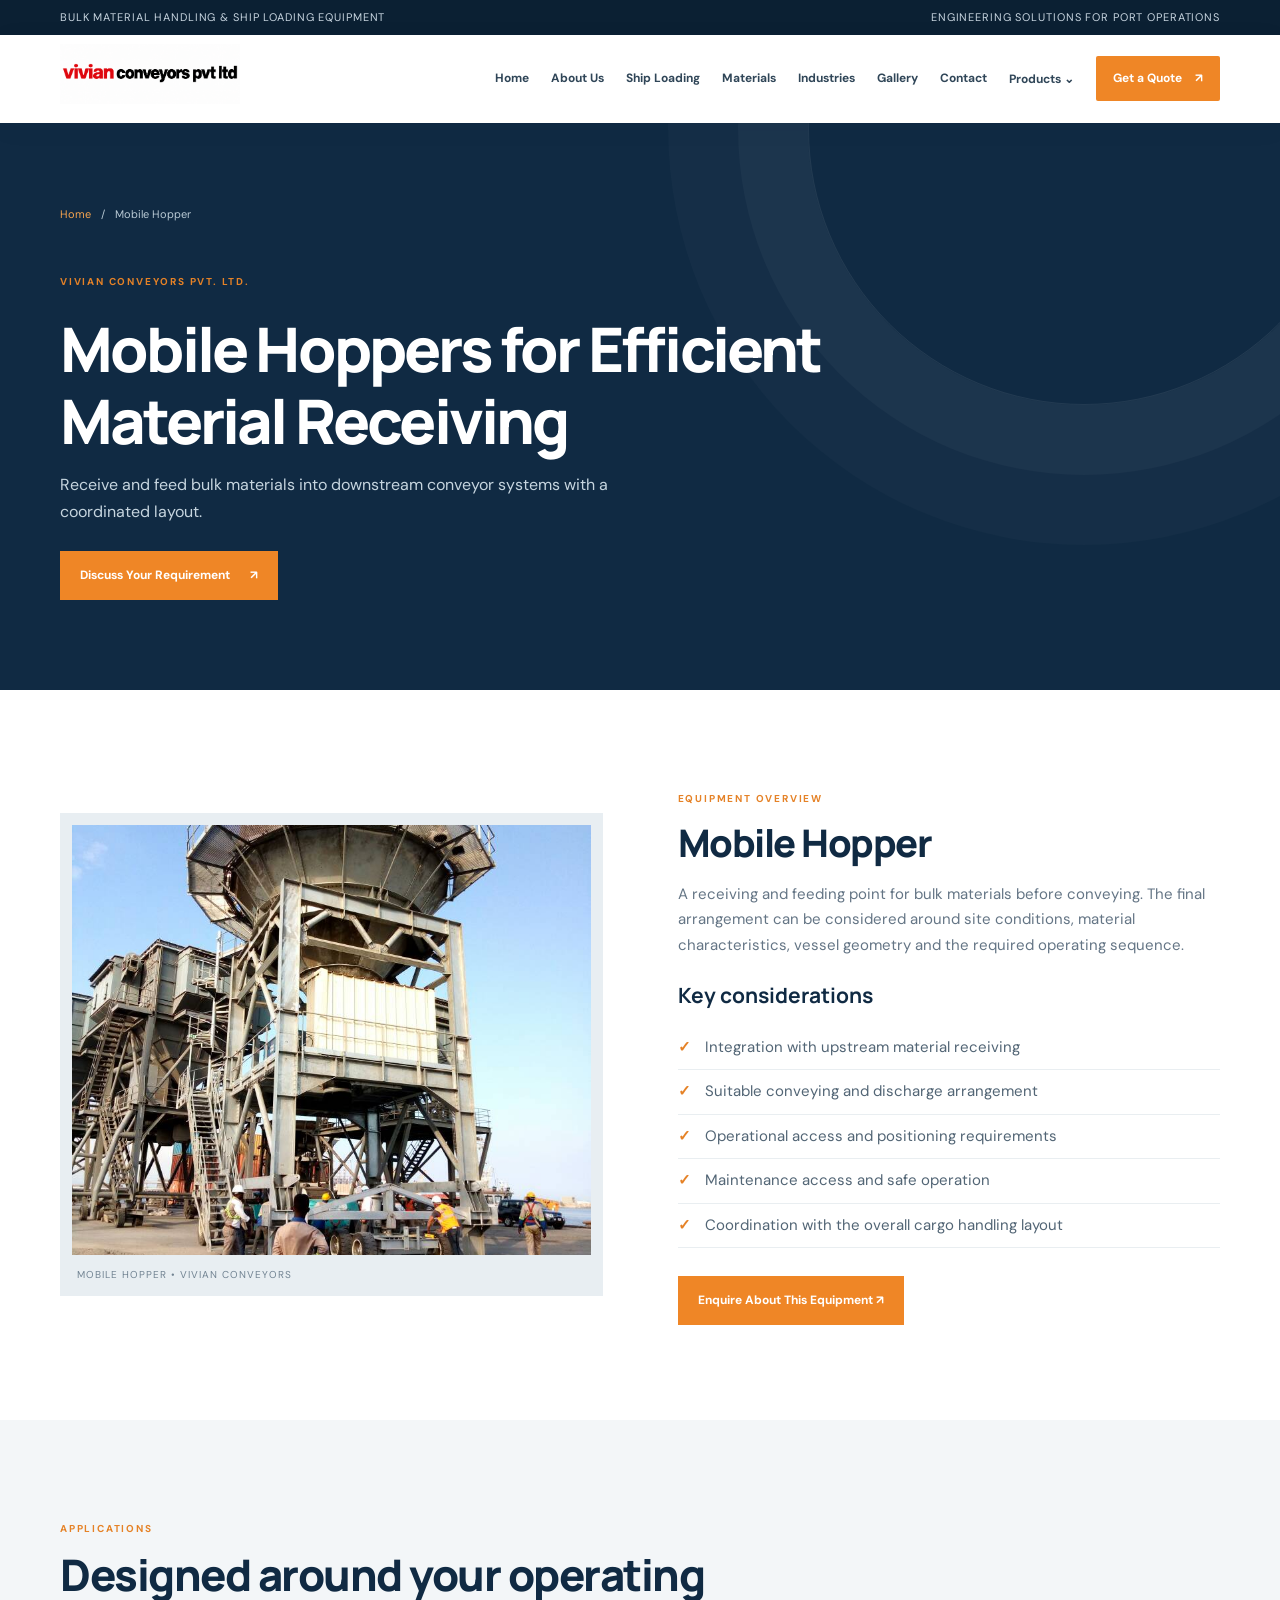
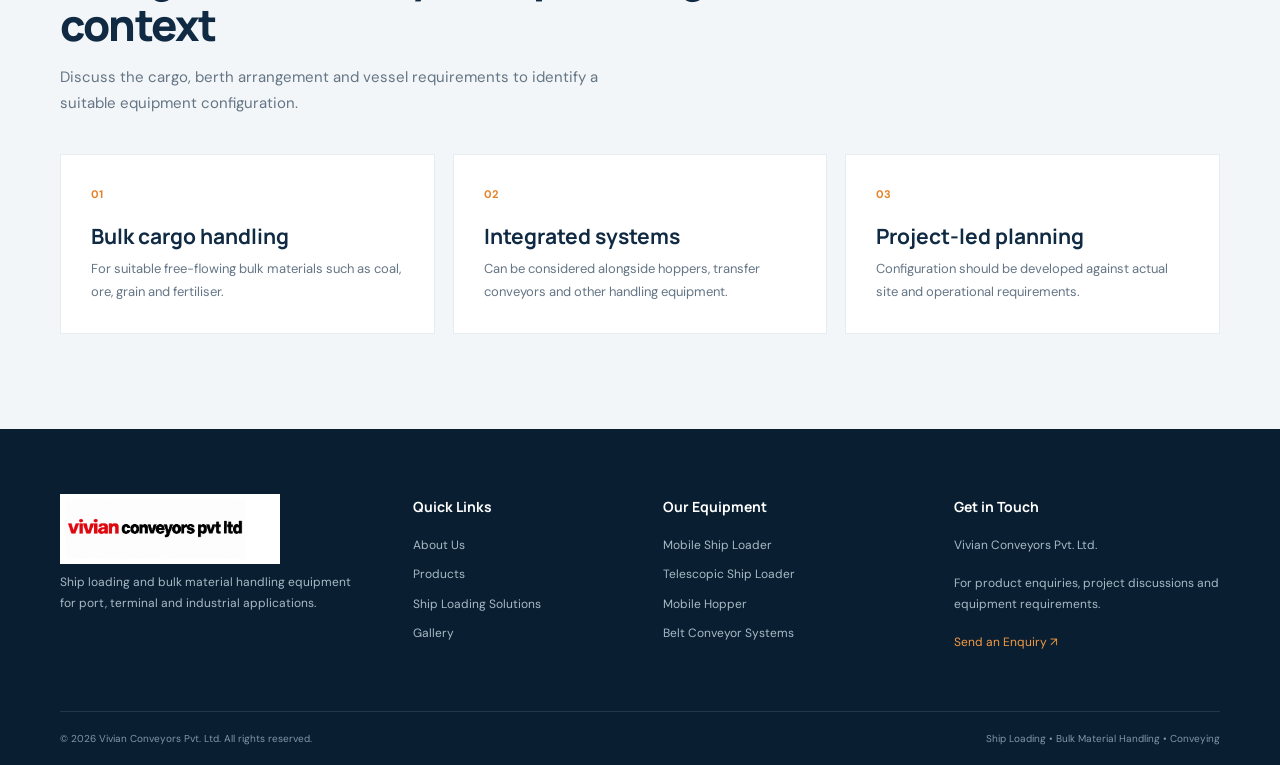
<file: mobile-hopper.html>
<!doctype html><html lang="en"><head><meta charset="utf-8"><meta name="viewport" content="width=device-width, initial-scale=1"><title>Mobile Hoppers for Efficient Material Receiving | Vivian Conveyors Pvt. Ltd.</title><meta name="description" content="Mobile Hoppers for Efficient Material Receiving. Explore ship loaders, mobile hoppers and bulk material handling equipment from Vivian Conveyors Pvt. Ltd."><meta name="keywords" content="mobile ship loader, ship loading equipment, bulk material handling, telescopic ship loader, mobile hopper, belt conveyor"><meta property="og:title" content="Mobile Hoppers for Efficient Material Receiving | Vivian Conveyors Pvt. Ltd."><meta property="og:description" content="Receive and feed bulk materials into downstream conveyor systems with a coordinated layout."><meta property="og:type" content="website"><link rel="preconnect" href="https://fonts.googleapis.com"><link rel="preconnect" href="https://fonts.gstatic.com" crossorigin><link href="https://fonts.googleapis.com/css2?family=DM+Sans:wght@400;500;600;700&family=Manrope:wght@400;500;600;700;800&display=swap" rel="stylesheet"><link rel="stylesheet" href="css/style.css"></head><body><div class="topbar"><div class="container topbar-inner"><span>Bulk Material Handling &amp; Ship Loading Equipment</span><span>Engineering solutions for port operations</span></div></div><header class="site-header"><div class="container nav-wrap"><a class="brand" href="index.html"><img class="" src="assets/images/company-wordmark.png" alt="Vivian Conveyors Pvt. Ltd. logo" loading="lazy"></a><button class="menu-toggle" aria-label="Open navigation" aria-expanded="false"><span></span><span></span><span></span></button><nav class="main-nav"><a class="" href="index.html">Home</a><a class="" href="about.html">About Us</a><a class="" href="ship-loading-solutions.html">Ship Loading</a><a class="" href="materials.html">Materials</a><a class="" href="industries.html">Industries</a><a class="" href="gallery.html">Gallery</a><a class="" href="contact.html">Contact</a><div class="nav-drop"><a href="products.html" class="drop-trigger">Products <b>⌄</b></a><div class="drop-menu"><a href="mobile-ship-loader.html">Mobile Ship Loader</a><a href="telescopic-ship-loader.html">Telescopic Ship Loader</a><a href="mobile-hopper.html">Mobile Hopper</a><a href="belt-conveyors.html">Belt Conveyor Systems</a></div></div><a class="nav-quote" href="contact.html">Get a Quote <span>↗</span></a></nav></div></header><main><section class="page-hero"><div class="container page-hero-content"><div class="breadcrumbs"><a href="index.html">Home</a><span>/</span>Mobile Hopper</div><span class="eyebrow">VIVIAN CONVEYORS PVT. LTD.</span><h1>Mobile Hoppers for Efficient Material Receiving</h1><p>Receive and feed bulk materials into downstream conveyor systems with a coordinated layout.</p><a class="btn btn-orange" href="contact.html">Discuss Your Requirement <span>↗</span></a></div><div class="page-hero-shape"></div></section><section class="section-pad"><div class="container detail-grid"><div class="detail-photo"><img class="" src="assets/images/mobile-hopper-3.jpg" alt="Mobile Hopper" loading="lazy"><span class="image-caption">Mobile Hopper • Vivian Conveyors</span></div><div class="detail-copy"><span class="eyebrow">EQUIPMENT OVERVIEW</span><h2>Mobile Hopper</h2><p>A receiving and feeding point for bulk materials before conveying. The final arrangement can be considered around site conditions, material characteristics, vessel geometry and the required operating sequence.</p><h3>Key considerations</h3><ul class="check-list"><li>Integration with upstream material receiving</li><li>Suitable conveying and discharge arrangement</li><li>Operational access and positioning requirements</li><li>Maintenance access and safe operation</li><li>Coordination with the overall cargo handling layout</li></ul><a class="btn btn-orange" href="contact.html">Enquire About This Equipment ↗</a></div></div></section><section class="soft-bg section-pad"><div class="container"><div class="section-heading"><span class="eyebrow">APPLICATIONS</span><h2>Designed around your operating context</h2><p>Discuss the cargo, berth arrangement and vessel requirements to identify a suitable equipment configuration.</p></div><div class="feature-grid"><article><b>01</b><h3>Bulk cargo handling</h3><p>For suitable free-flowing bulk materials such as coal, ore, grain and fertiliser.</p></article><article><b>02</b><h3>Integrated systems</h3><p>Can be considered alongside hoppers, transfer conveyors and other handling equipment.</p></article><article><b>03</b><h3>Project-led planning</h3><p>Configuration should be developed against actual site and operational requirements.</p></article></div></div></section></main><footer class="footer"><div class="container footer-grid"><div class="footer-about"><a href="index.html"><img class="" src="assets/images/company-wordmark.png" alt="Vivian Conveyors Pvt. Ltd." loading="lazy"></a><p>Ship loading and bulk material handling equipment for port, terminal and industrial applications.</p></div><div><h4>Quick Links</h4><a href="about.html">About Us</a><a href="products.html">Products</a><a href="ship-loading-solutions.html">Ship Loading Solutions</a><a href="gallery.html">Gallery</a></div><div><h4>Our Equipment</h4><a href="mobile-ship-loader.html">Mobile Ship Loader</a><a href="telescopic-ship-loader.html">Telescopic Ship Loader</a><a href="mobile-hopper.html">Mobile Hopper</a><a href="belt-conveyors.html">Belt Conveyor Systems</a></div><div><h4>Get in Touch</h4><p>Vivian Conveyors Pvt. Ltd.</p><p>For product enquiries, project discussions and equipment requirements.</p><a class="footer-cta" href="contact.html">Send an Enquiry ↗</a></div></div><div class="container copyright"><span>© <span id="year"></span> Vivian Conveyors Pvt. Ltd. All rights reserved.</span><span>Ship Loading • Bulk Material Handling • Conveying</span></div></footer><button class="back-top" aria-label="Back to top">↑</button><script src="js/script.js" defer></script></body></html>
</file>
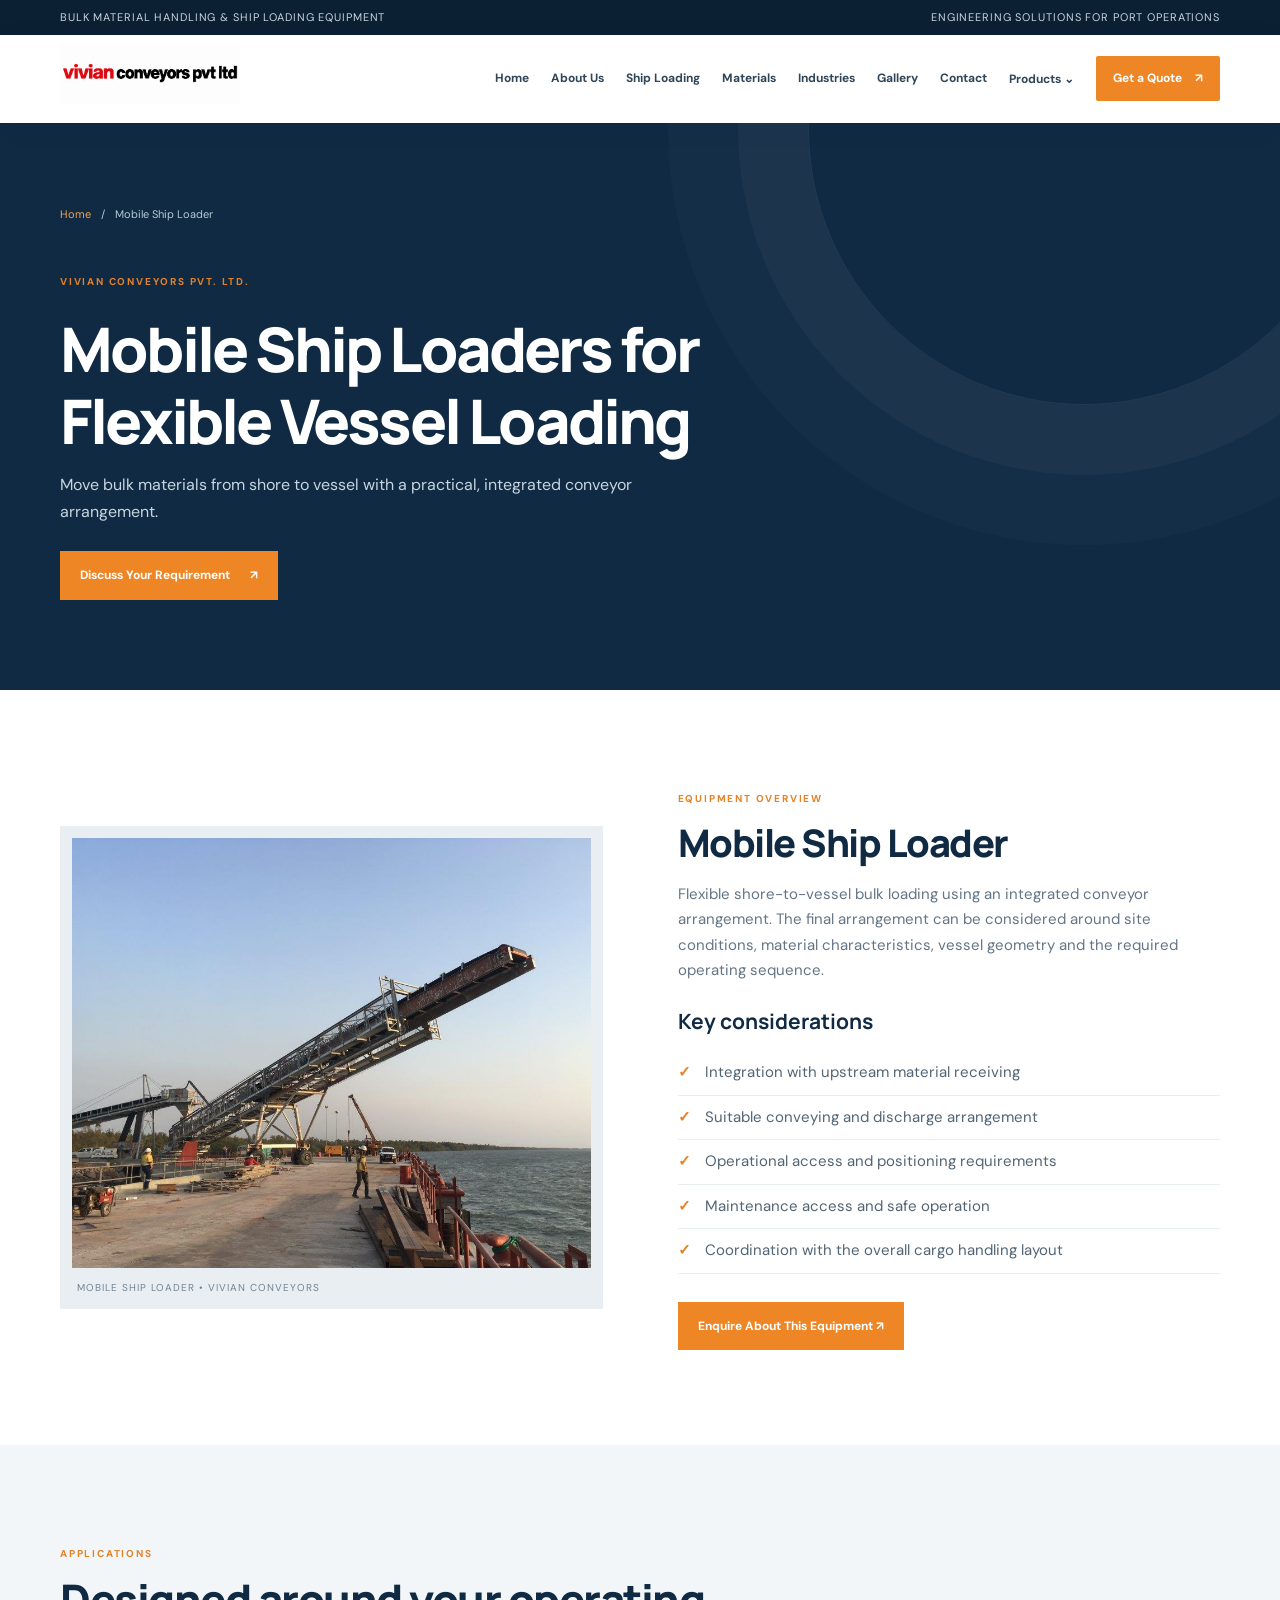
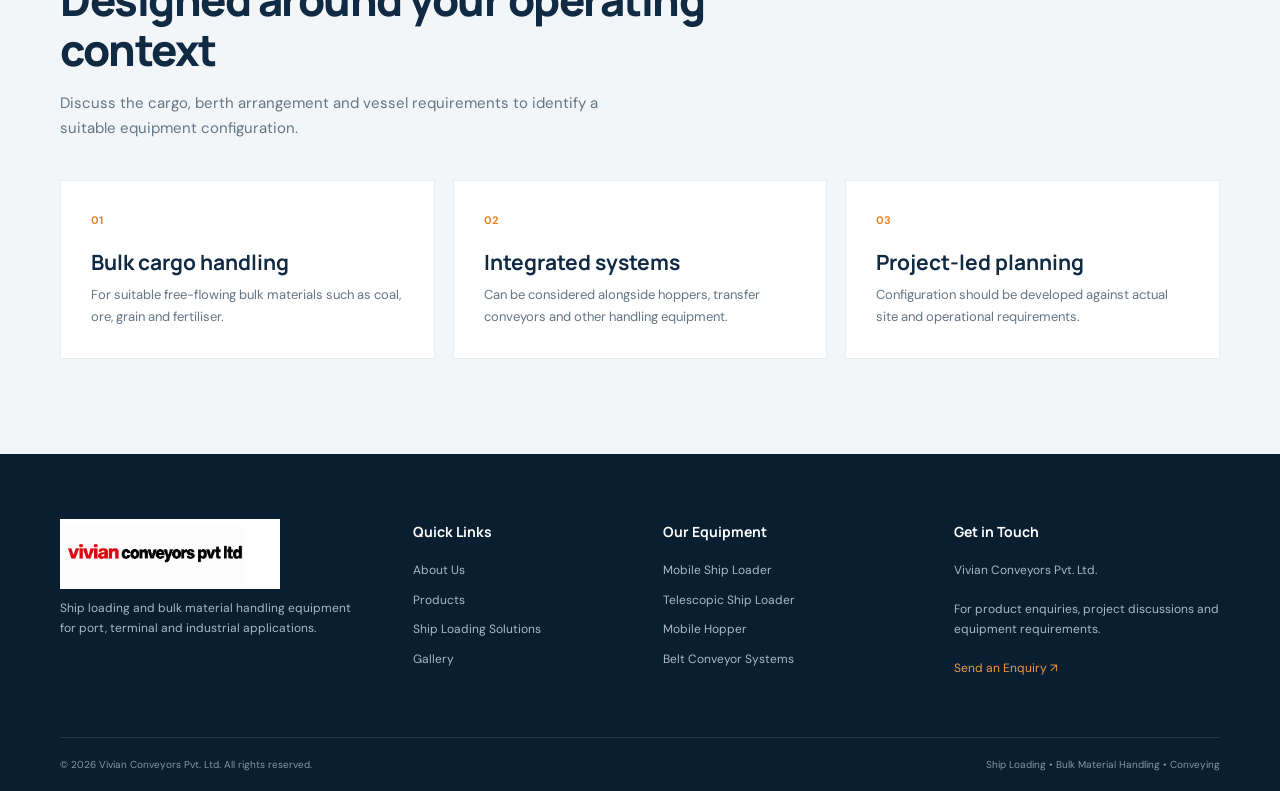
<file: mobile-ship-loader.html>
<!doctype html><html lang="en"><head><meta charset="utf-8"><meta name="viewport" content="width=device-width, initial-scale=1"><title>Mobile Ship Loaders for Flexible Vessel Loading | Vivian Conveyors Pvt. Ltd.</title><meta name="description" content="Mobile Ship Loaders for Flexible Vessel Loading. Explore ship loaders, mobile hoppers and bulk material handling equipment from Vivian Conveyors Pvt. Ltd."><meta name="keywords" content="mobile ship loader, ship loading equipment, bulk material handling, telescopic ship loader, mobile hopper, belt conveyor"><meta property="og:title" content="Mobile Ship Loaders for Flexible Vessel Loading | Vivian Conveyors Pvt. Ltd."><meta property="og:description" content="Move bulk materials from shore to vessel with a practical, integrated conveyor arrangement."><meta property="og:type" content="website"><link rel="preconnect" href="https://fonts.googleapis.com"><link rel="preconnect" href="https://fonts.gstatic.com" crossorigin><link href="https://fonts.googleapis.com/css2?family=DM+Sans:wght@400;500;600;700&family=Manrope:wght@400;500;600;700;800&display=swap" rel="stylesheet"><link rel="stylesheet" href="css/style.css"></head><body><div class="topbar"><div class="container topbar-inner"><span>Bulk Material Handling &amp; Ship Loading Equipment</span><span>Engineering solutions for port operations</span></div></div><header class="site-header"><div class="container nav-wrap"><a class="brand" href="index.html"><img class="" src="assets/images/company-wordmark.png" alt="Vivian Conveyors Pvt. Ltd. logo" loading="lazy"></a><button class="menu-toggle" aria-label="Open navigation" aria-expanded="false"><span></span><span></span><span></span></button><nav class="main-nav"><a class="" href="index.html">Home</a><a class="" href="about.html">About Us</a><a class="" href="ship-loading-solutions.html">Ship Loading</a><a class="" href="materials.html">Materials</a><a class="" href="industries.html">Industries</a><a class="" href="gallery.html">Gallery</a><a class="" href="contact.html">Contact</a><div class="nav-drop"><a href="products.html" class="drop-trigger">Products <b>⌄</b></a><div class="drop-menu"><a href="mobile-ship-loader.html">Mobile Ship Loader</a><a href="telescopic-ship-loader.html">Telescopic Ship Loader</a><a href="mobile-hopper.html">Mobile Hopper</a><a href="belt-conveyors.html">Belt Conveyor Systems</a></div></div><a class="nav-quote" href="contact.html">Get a Quote <span>↗</span></a></nav></div></header><main><section class="page-hero"><div class="container page-hero-content"><div class="breadcrumbs"><a href="index.html">Home</a><span>/</span>Mobile Ship Loader</div><span class="eyebrow">VIVIAN CONVEYORS PVT. LTD.</span><h1>Mobile Ship Loaders for Flexible Vessel Loading</h1><p>Move bulk materials from shore to vessel with a practical, integrated conveyor arrangement.</p><a class="btn btn-orange" href="contact.html">Discuss Your Requirement <span>↗</span></a></div><div class="page-hero-shape"></div></section><section class="section-pad"><div class="container detail-grid"><div class="detail-photo"><img class="" src="assets/images/ship-loader-1.jpg" alt="Mobile Ship Loader" loading="lazy"><span class="image-caption">Mobile Ship Loader • Vivian Conveyors</span></div><div class="detail-copy"><span class="eyebrow">EQUIPMENT OVERVIEW</span><h2>Mobile Ship Loader</h2><p>Flexible shore-to-vessel bulk loading using an integrated conveyor arrangement. The final arrangement can be considered around site conditions, material characteristics, vessel geometry and the required operating sequence.</p><h3>Key considerations</h3><ul class="check-list"><li>Integration with upstream material receiving</li><li>Suitable conveying and discharge arrangement</li><li>Operational access and positioning requirements</li><li>Maintenance access and safe operation</li><li>Coordination with the overall cargo handling layout</li></ul><a class="btn btn-orange" href="contact.html">Enquire About This Equipment ↗</a></div></div></section><section class="soft-bg section-pad"><div class="container"><div class="section-heading"><span class="eyebrow">APPLICATIONS</span><h2>Designed around your operating context</h2><p>Discuss the cargo, berth arrangement and vessel requirements to identify a suitable equipment configuration.</p></div><div class="feature-grid"><article><b>01</b><h3>Bulk cargo handling</h3><p>For suitable free-flowing bulk materials such as coal, ore, grain and fertiliser.</p></article><article><b>02</b><h3>Integrated systems</h3><p>Can be considered alongside hoppers, transfer conveyors and other handling equipment.</p></article><article><b>03</b><h3>Project-led planning</h3><p>Configuration should be developed against actual site and operational requirements.</p></article></div></div></section></main><footer class="footer"><div class="container footer-grid"><div class="footer-about"><a href="index.html"><img class="" src="assets/images/company-wordmark.png" alt="Vivian Conveyors Pvt. Ltd." loading="lazy"></a><p>Ship loading and bulk material handling equipment for port, terminal and industrial applications.</p></div><div><h4>Quick Links</h4><a href="about.html">About Us</a><a href="products.html">Products</a><a href="ship-loading-solutions.html">Ship Loading Solutions</a><a href="gallery.html">Gallery</a></div><div><h4>Our Equipment</h4><a href="mobile-ship-loader.html">Mobile Ship Loader</a><a href="telescopic-ship-loader.html">Telescopic Ship Loader</a><a href="mobile-hopper.html">Mobile Hopper</a><a href="belt-conveyors.html">Belt Conveyor Systems</a></div><div><h4>Get in Touch</h4><p>Vivian Conveyors Pvt. Ltd.</p><p>For product enquiries, project discussions and equipment requirements.</p><a class="footer-cta" href="contact.html">Send an Enquiry ↗</a></div></div><div class="container copyright"><span>© <span id="year"></span> Vivian Conveyors Pvt. Ltd. All rights reserved.</span><span>Ship Loading • Bulk Material Handling • Conveying</span></div></footer><button class="back-top" aria-label="Back to top">↑</button><script src="js/script.js" defer></script></body></html>
</file>
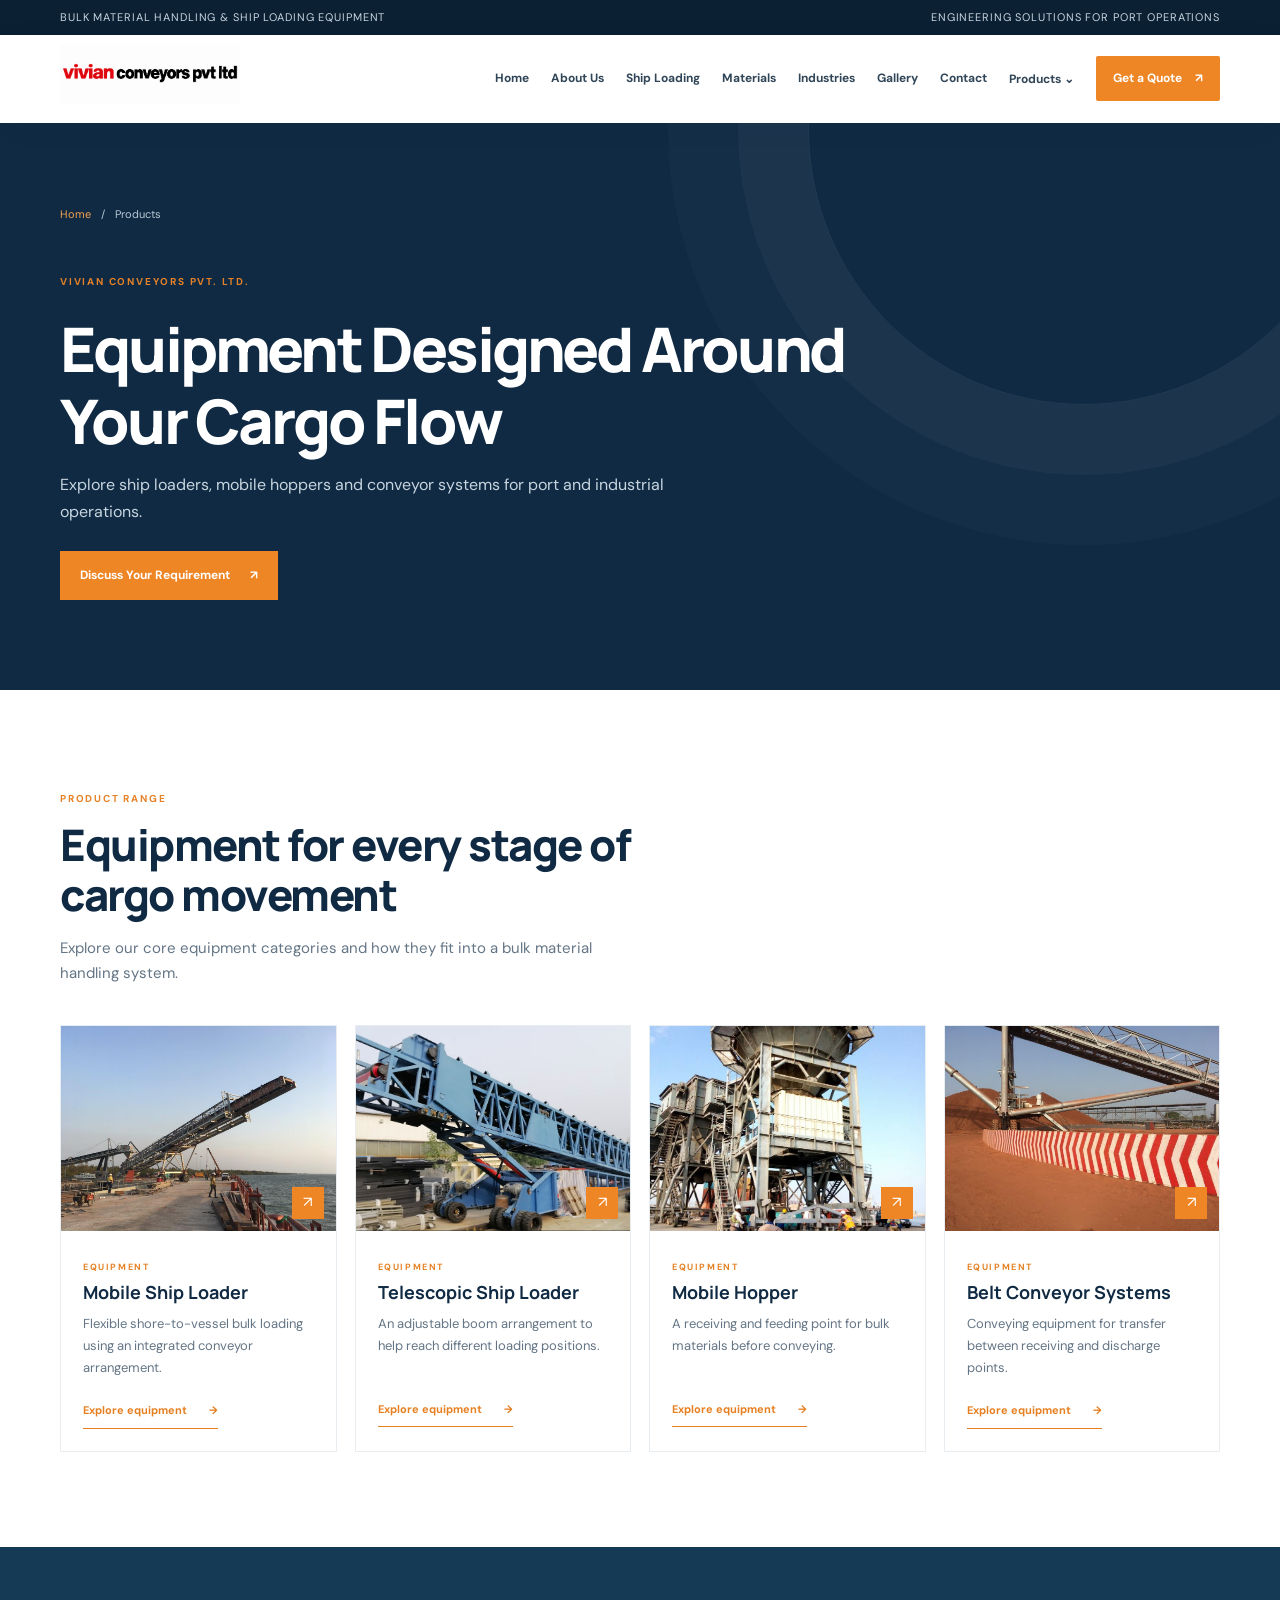
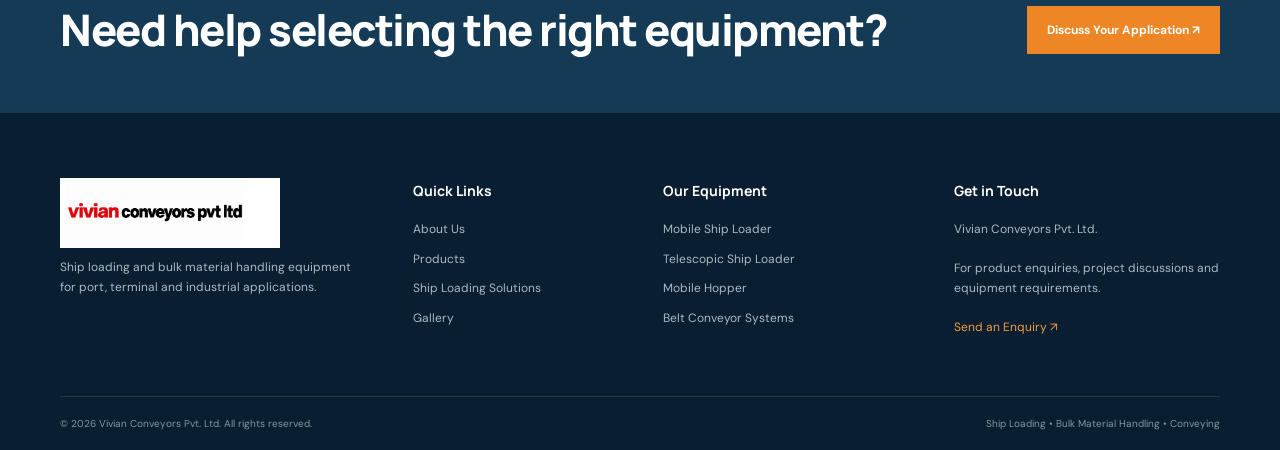
<file: products.html>
<!doctype html><html lang="en"><head><meta charset="utf-8"><meta name="viewport" content="width=device-width, initial-scale=1"><title>Equipment Designed Around Your Cargo Flow | Vivian Conveyors Pvt. Ltd.</title><meta name="description" content="Equipment Designed Around Your Cargo Flow. Explore ship loaders, mobile hoppers and bulk material handling equipment from Vivian Conveyors Pvt. Ltd."><meta name="keywords" content="mobile ship loader, ship loading equipment, bulk material handling, telescopic ship loader, mobile hopper, belt conveyor"><meta property="og:title" content="Equipment Designed Around Your Cargo Flow | Vivian Conveyors Pvt. Ltd."><meta property="og:description" content="Explore ship loaders, mobile hoppers and conveyor systems for port and industrial operations."><meta property="og:type" content="website"><link rel="preconnect" href="https://fonts.googleapis.com"><link rel="preconnect" href="https://fonts.gstatic.com" crossorigin><link href="https://fonts.googleapis.com/css2?family=DM+Sans:wght@400;500;600;700&family=Manrope:wght@400;500;600;700;800&display=swap" rel="stylesheet"><link rel="stylesheet" href="css/style.css"></head><body><div class="topbar"><div class="container topbar-inner"><span>Bulk Material Handling &amp; Ship Loading Equipment</span><span>Engineering solutions for port operations</span></div></div><header class="site-header"><div class="container nav-wrap"><a class="brand" href="index.html"><img class="" src="assets/images/company-wordmark.png" alt="Vivian Conveyors Pvt. Ltd. logo" loading="lazy"></a><button class="menu-toggle" aria-label="Open navigation" aria-expanded="false"><span></span><span></span><span></span></button><nav class="main-nav"><a class="" href="index.html">Home</a><a class="" href="about.html">About Us</a><a class="" href="ship-loading-solutions.html">Ship Loading</a><a class="" href="materials.html">Materials</a><a class="" href="industries.html">Industries</a><a class="" href="gallery.html">Gallery</a><a class="" href="contact.html">Contact</a><div class="nav-drop"><a href="products.html" class="drop-trigger">Products <b>⌄</b></a><div class="drop-menu"><a href="mobile-ship-loader.html">Mobile Ship Loader</a><a href="telescopic-ship-loader.html">Telescopic Ship Loader</a><a href="mobile-hopper.html">Mobile Hopper</a><a href="belt-conveyors.html">Belt Conveyor Systems</a></div></div><a class="nav-quote" href="contact.html">Get a Quote <span>↗</span></a></nav></div></header><main><section class="page-hero"><div class="container page-hero-content"><div class="breadcrumbs"><a href="index.html">Home</a><span>/</span>Products</div><span class="eyebrow">VIVIAN CONVEYORS PVT. LTD.</span><h1>Equipment Designed Around Your Cargo Flow</h1><p>Explore ship loaders, mobile hoppers and conveyor systems for port and industrial operations.</p><a class="btn btn-orange" href="contact.html">Discuss Your Requirement <span>↗</span></a></div><div class="page-hero-shape"></div></section><section class="section-pad"><div class="container"><div class="section-heading"><span class="eyebrow">PRODUCT RANGE</span><h2>Equipment for every stage of cargo movement</h2><p>Explore our core equipment categories and how they fit into a bulk material handling system.</p></div><div class="product-grid"><article class="product-card"><a class="product-photo" href="mobile-ship-loader.html"><img class="" src="assets/images/ship-loader-1.jpg" alt="Mobile Ship Loader" loading="lazy"><span class="photo-arrow">↗</span></a><div class="product-copy"><span class="eyebrow">EQUIPMENT</span><h3>Mobile Ship Loader</h3><p>Flexible shore-to-vessel bulk loading using an integrated conveyor arrangement.</p><a class="text-link" href="mobile-ship-loader.html">Explore equipment <span>→</span></a></div></article><article class="product-card"><a class="product-photo" href="telescopic-ship-loader.html"><img class="" src="assets/images/telescopic-ship-loader.png" alt="Telescopic Ship Loader" loading="lazy"><span class="photo-arrow">↗</span></a><div class="product-copy"><span class="eyebrow">EQUIPMENT</span><h3>Telescopic Ship Loader</h3><p>An adjustable boom arrangement to help reach different loading positions.</p><a class="text-link" href="telescopic-ship-loader.html">Explore equipment <span>→</span></a></div></article><article class="product-card"><a class="product-photo" href="mobile-hopper.html"><img class="" src="assets/images/mobile-hopper-3.jpg" alt="Mobile Hopper" loading="lazy"><span class="photo-arrow">↗</span></a><div class="product-copy"><span class="eyebrow">EQUIPMENT</span><h3>Mobile Hopper</h3><p>A receiving and feeding point for bulk materials before conveying.</p><a class="text-link" href="mobile-hopper.html">Explore equipment <span>→</span></a></div></article><article class="product-card"><a class="product-photo" href="belt-conveyors.html"><img class="" src="assets/images/belt-conveyor-1.jpg" alt="Belt Conveyor Systems" loading="lazy"><span class="photo-arrow">↗</span></a><div class="product-copy"><span class="eyebrow">EQUIPMENT</span><h3>Belt Conveyor Systems</h3><p>Conveying equipment for transfer between receiving and discharge points.</p><a class="text-link" href="belt-conveyors.html">Explore equipment <span>→</span></a></div></article></div></div></section><section class="cta-section"><div class="container cta-inner"><h2>Need help selecting the right equipment?</h2><a class="btn btn-orange" href="contact.html">Discuss Your Application ↗</a></div></section></main><footer class="footer"><div class="container footer-grid"><div class="footer-about"><a href="index.html"><img class="" src="assets/images/company-wordmark.png" alt="Vivian Conveyors Pvt. Ltd." loading="lazy"></a><p>Ship loading and bulk material handling equipment for port, terminal and industrial applications.</p></div><div><h4>Quick Links</h4><a href="about.html">About Us</a><a href="products.html">Products</a><a href="ship-loading-solutions.html">Ship Loading Solutions</a><a href="gallery.html">Gallery</a></div><div><h4>Our Equipment</h4><a href="mobile-ship-loader.html">Mobile Ship Loader</a><a href="telescopic-ship-loader.html">Telescopic Ship Loader</a><a href="mobile-hopper.html">Mobile Hopper</a><a href="belt-conveyors.html">Belt Conveyor Systems</a></div><div><h4>Get in Touch</h4><p>Vivian Conveyors Pvt. Ltd.</p><p>For product enquiries, project discussions and equipment requirements.</p><a class="footer-cta" href="contact.html">Send an Enquiry ↗</a></div></div><div class="container copyright"><span>© <span id="year"></span> Vivian Conveyors Pvt. Ltd. All rights reserved.</span><span>Ship Loading • Bulk Material Handling • Conveying</span></div></footer><button class="back-top" aria-label="Back to top">↑</button><script src="js/script.js" defer></script></body></html>
</file>
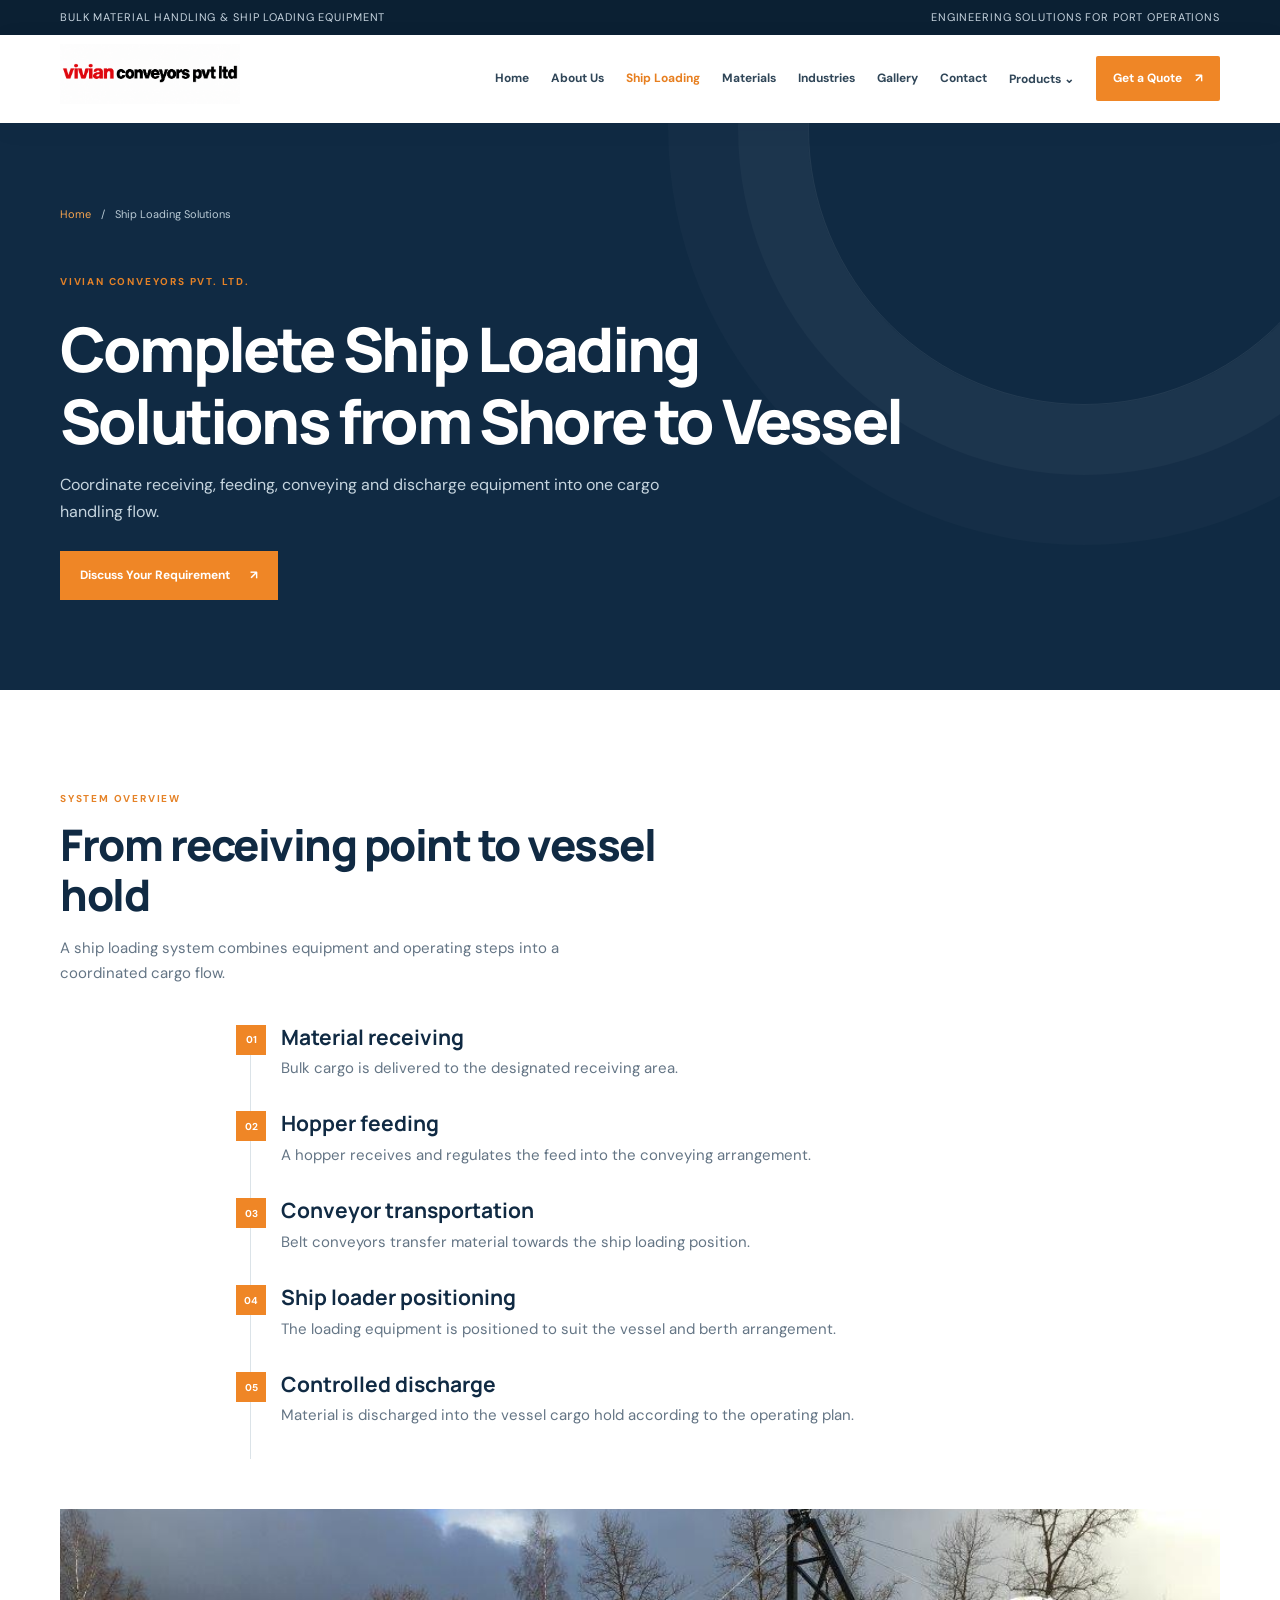
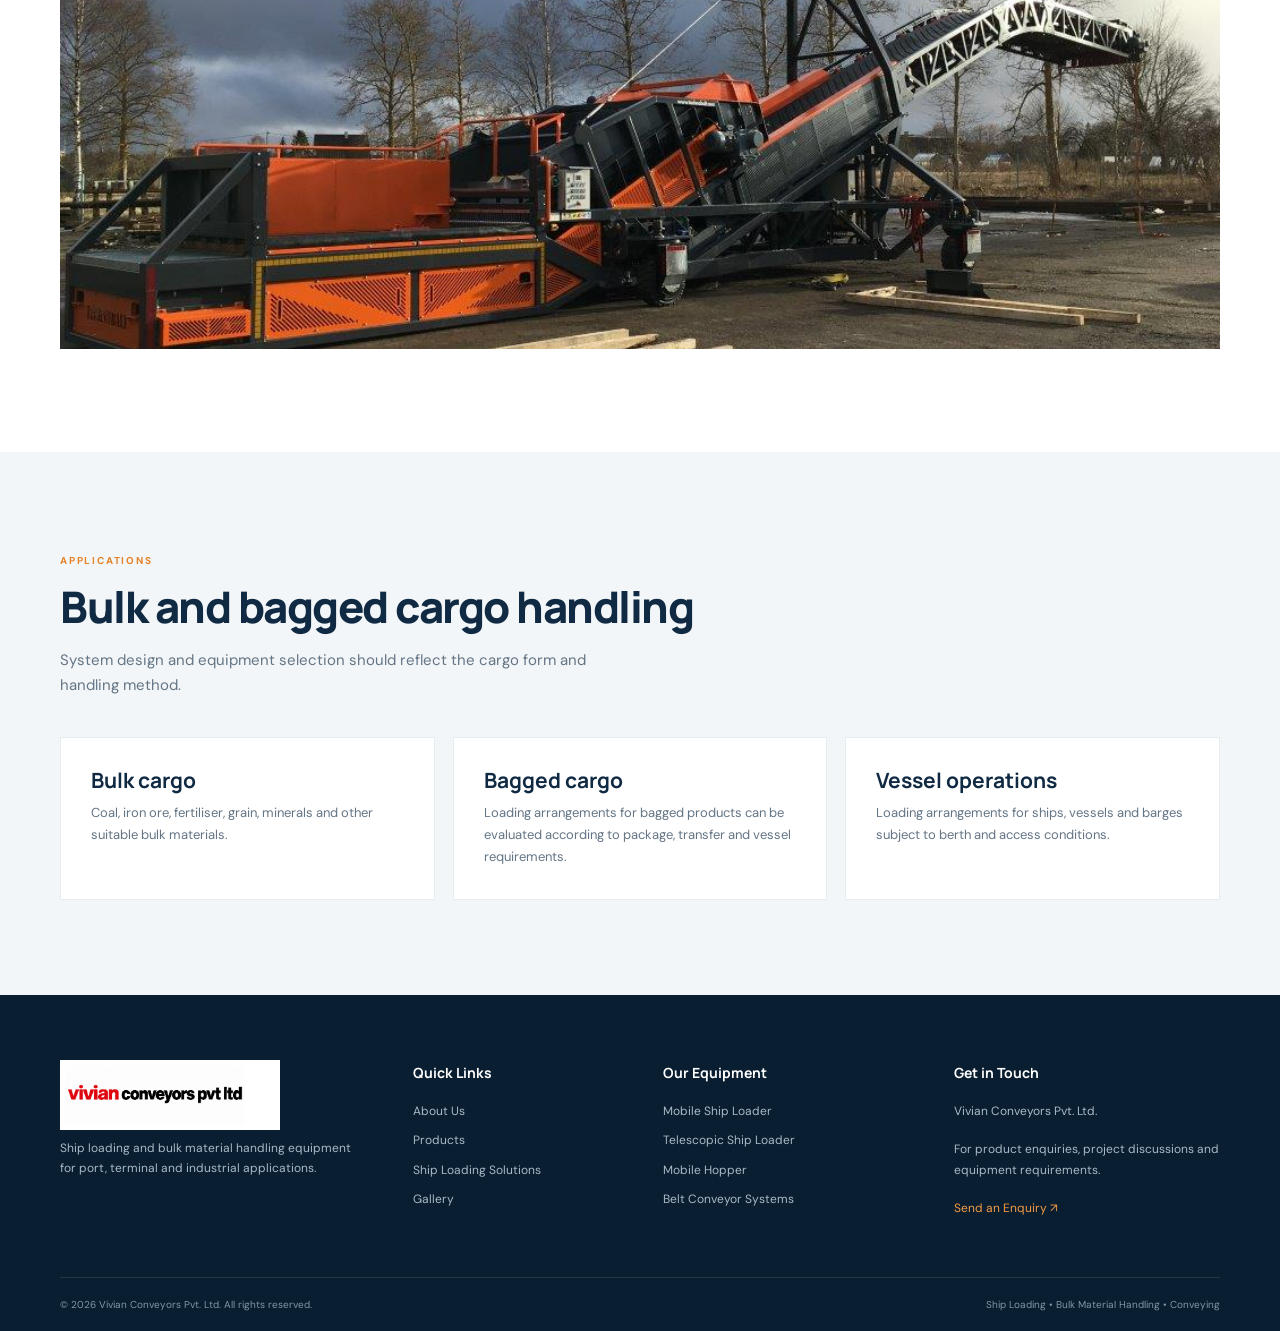
<file: ship-loading-solutions.html>
<!doctype html><html lang="en"><head><meta charset="utf-8"><meta name="viewport" content="width=device-width, initial-scale=1"><title>Complete Ship Loading Solutions from Shore to Vessel | Vivian Conveyors Pvt. Ltd.</title><meta name="description" content="Complete Ship Loading Solutions from Shore to Vessel. Explore ship loaders, mobile hoppers and bulk material handling equipment from Vivian Conveyors Pvt. Ltd."><meta name="keywords" content="mobile ship loader, ship loading equipment, bulk material handling, telescopic ship loader, mobile hopper, belt conveyor"><meta property="og:title" content="Complete Ship Loading Solutions from Shore to Vessel | Vivian Conveyors Pvt. Ltd."><meta property="og:description" content="Coordinate receiving, feeding, conveying and discharge equipment into one cargo handling flow."><meta property="og:type" content="website"><link rel="preconnect" href="https://fonts.googleapis.com"><link rel="preconnect" href="https://fonts.gstatic.com" crossorigin><link href="https://fonts.googleapis.com/css2?family=DM+Sans:wght@400;500;600;700&family=Manrope:wght@400;500;600;700;800&display=swap" rel="stylesheet"><link rel="stylesheet" href="css/style.css"></head><body><div class="topbar"><div class="container topbar-inner"><span>Bulk Material Handling &amp; Ship Loading Equipment</span><span>Engineering solutions for port operations</span></div></div><header class="site-header"><div class="container nav-wrap"><a class="brand" href="index.html"><img class="" src="assets/images/company-wordmark.png" alt="Vivian Conveyors Pvt. Ltd. logo" loading="lazy"></a><button class="menu-toggle" aria-label="Open navigation" aria-expanded="false"><span></span><span></span><span></span></button><nav class="main-nav"><a class="" href="index.html">Home</a><a class="" href="about.html">About Us</a><a class="active" href="ship-loading-solutions.html">Ship Loading</a><a class="" href="materials.html">Materials</a><a class="" href="industries.html">Industries</a><a class="" href="gallery.html">Gallery</a><a class="" href="contact.html">Contact</a><div class="nav-drop"><a href="products.html" class="drop-trigger">Products <b>⌄</b></a><div class="drop-menu"><a href="mobile-ship-loader.html">Mobile Ship Loader</a><a href="telescopic-ship-loader.html">Telescopic Ship Loader</a><a href="mobile-hopper.html">Mobile Hopper</a><a href="belt-conveyors.html">Belt Conveyor Systems</a></div></div><a class="nav-quote" href="contact.html">Get a Quote <span>↗</span></a></nav></div></header><main><section class="page-hero"><div class="container page-hero-content"><div class="breadcrumbs"><a href="index.html">Home</a><span>/</span>Ship Loading Solutions</div><span class="eyebrow">VIVIAN CONVEYORS PVT. LTD.</span><h1>Complete Ship Loading Solutions from Shore to Vessel</h1><p>Coordinate receiving, feeding, conveying and discharge equipment into one cargo handling flow.</p><a class="btn btn-orange" href="contact.html">Discuss Your Requirement <span>↗</span></a></div><div class="page-hero-shape"></div></section><section class="section-pad"><div class="container"><div class="section-heading"><span class="eyebrow">SYSTEM OVERVIEW</span><h2>From receiving point to vessel hold</h2><p>A ship loading system combines equipment and operating steps into a coordinated cargo flow.</p></div><div class="solution-flow"><div class="solution-row"><span>01</span><div><h3>Material receiving</h3><p>Bulk cargo is delivered to the designated receiving area.</p></div></div><div class="solution-row"><span>02</span><div><h3>Hopper feeding</h3><p>A hopper receives and regulates the feed into the conveying arrangement.</p></div></div><div class="solution-row"><span>03</span><div><h3>Conveyor transportation</h3><p>Belt conveyors transfer material towards the ship loading position.</p></div></div><div class="solution-row"><span>04</span><div><h3>Ship loader positioning</h3><p>The loading equipment is positioned to suit the vessel and berth arrangement.</p></div></div><div class="solution-row"><span>05</span><div><h3>Controlled discharge</h3><p>Material is discharged into the vessel cargo hold according to the operating plan.</p></div></div></div><div class="solution-photo"><img class="" src="assets/images/ship-loader.jpg" alt="Ship loader equipment" loading="lazy"></div></div></section><section class="soft-bg section-pad"><div class="container"><div class="section-heading"><span class="eyebrow">APPLICATIONS</span><h2>Bulk and bagged cargo handling</h2><p>System design and equipment selection should reflect the cargo form and handling method.</p></div><div class="feature-grid"><article><h3>Bulk cargo</h3><p>Coal, iron ore, fertiliser, grain, minerals and other suitable bulk materials.</p></article><article><h3>Bagged cargo</h3><p>Loading arrangements for bagged products can be evaluated according to package, transfer and vessel requirements.</p></article><article><h3>Vessel operations</h3><p>Loading arrangements for ships, vessels and barges subject to berth and access conditions.</p></article></div></div></section></main><footer class="footer"><div class="container footer-grid"><div class="footer-about"><a href="index.html"><img class="" src="assets/images/company-wordmark.png" alt="Vivian Conveyors Pvt. Ltd." loading="lazy"></a><p>Ship loading and bulk material handling equipment for port, terminal and industrial applications.</p></div><div><h4>Quick Links</h4><a href="about.html">About Us</a><a href="products.html">Products</a><a href="ship-loading-solutions.html">Ship Loading Solutions</a><a href="gallery.html">Gallery</a></div><div><h4>Our Equipment</h4><a href="mobile-ship-loader.html">Mobile Ship Loader</a><a href="telescopic-ship-loader.html">Telescopic Ship Loader</a><a href="mobile-hopper.html">Mobile Hopper</a><a href="belt-conveyors.html">Belt Conveyor Systems</a></div><div><h4>Get in Touch</h4><p>Vivian Conveyors Pvt. Ltd.</p><p>For product enquiries, project discussions and equipment requirements.</p><a class="footer-cta" href="contact.html">Send an Enquiry ↗</a></div></div><div class="container copyright"><span>© <span id="year"></span> Vivian Conveyors Pvt. Ltd. All rights reserved.</span><span>Ship Loading • Bulk Material Handling • Conveying</span></div></footer><button class="back-top" aria-label="Back to top">↑</button><script src="js/script.js" defer></script></body></html>
</file>
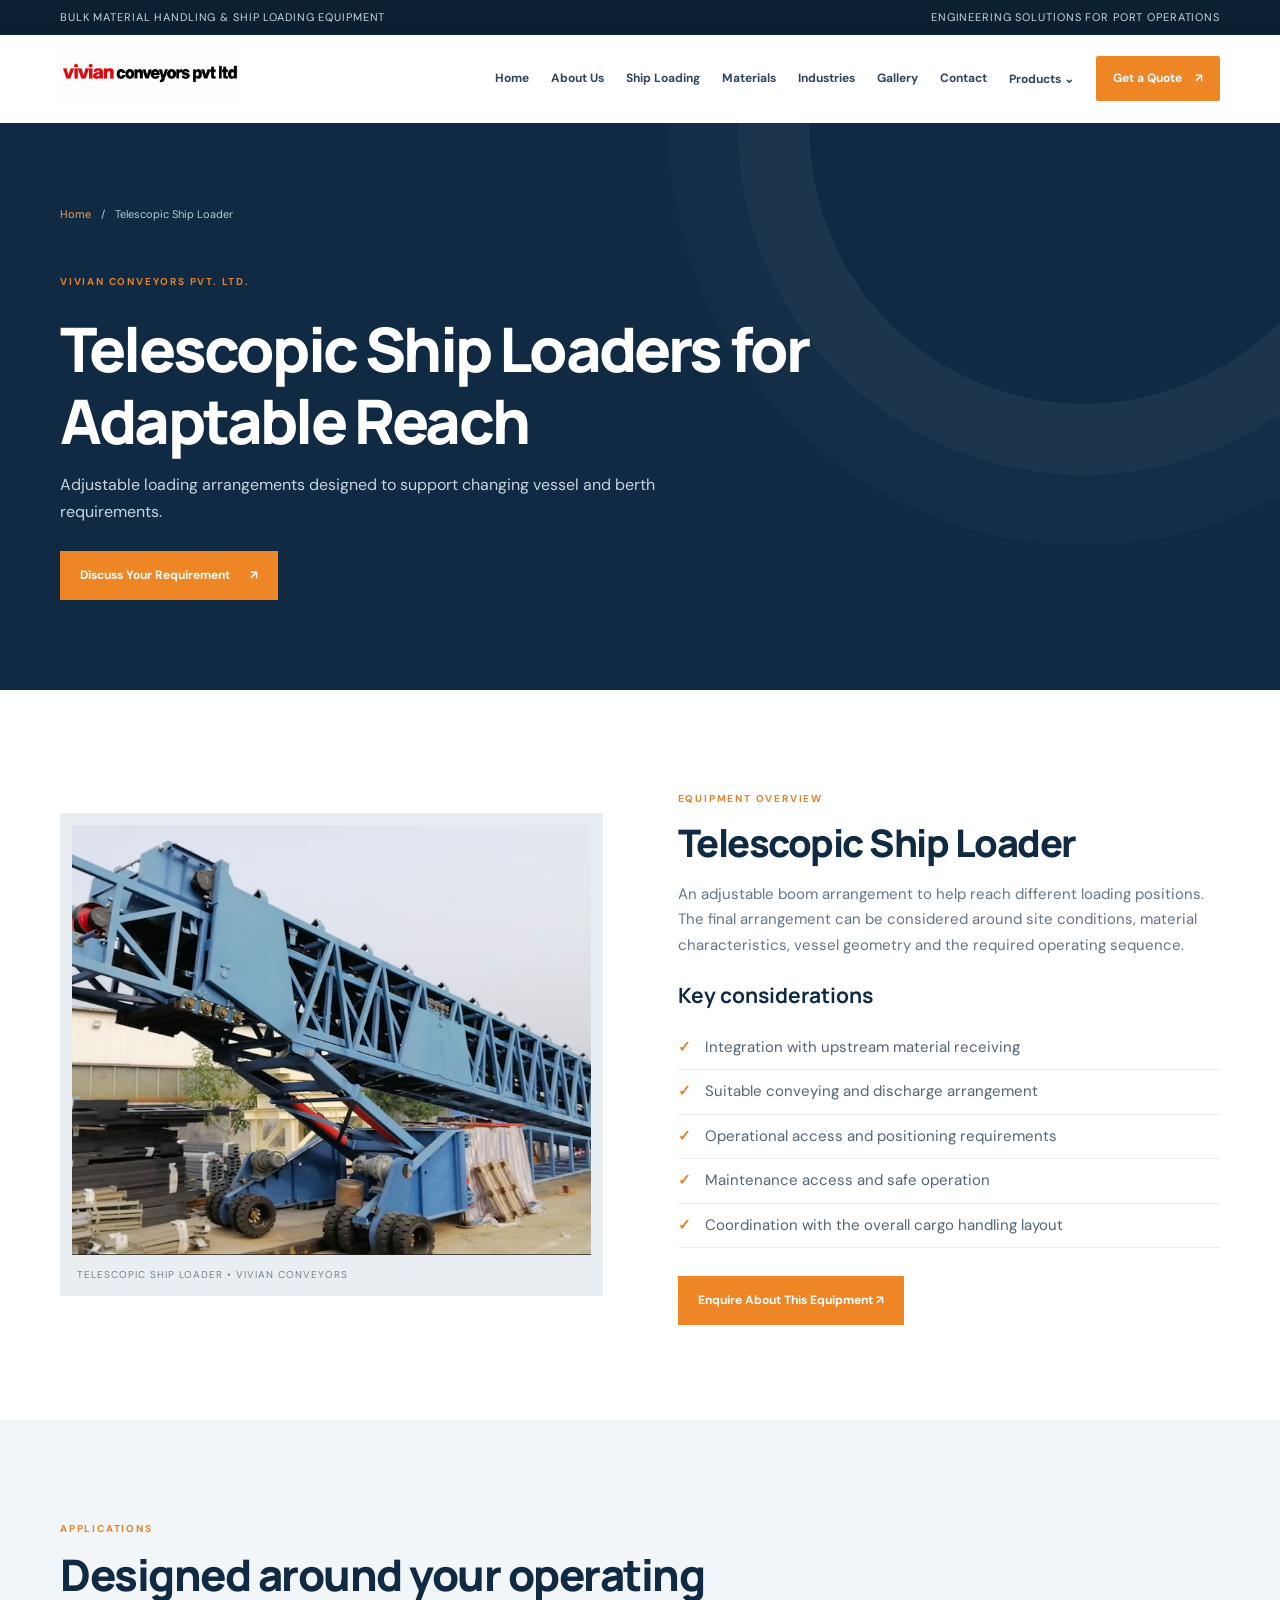
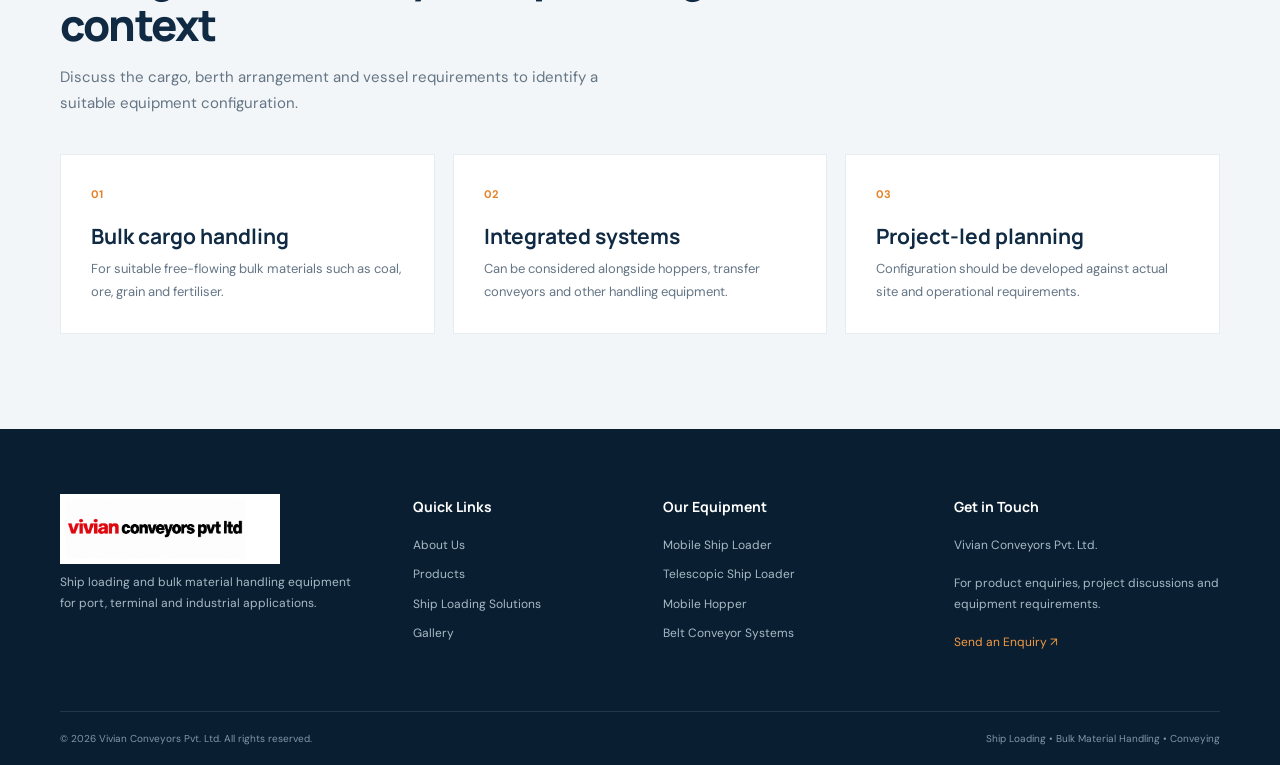
<file: telescopic-ship-loader.html>
<!doctype html><html lang="en"><head><meta charset="utf-8"><meta name="viewport" content="width=device-width, initial-scale=1"><title>Telescopic Ship Loaders for Adaptable Reach | Vivian Conveyors Pvt. Ltd.</title><meta name="description" content="Telescopic Ship Loaders for Adaptable Reach. Explore ship loaders, mobile hoppers and bulk material handling equipment from Vivian Conveyors Pvt. Ltd."><meta name="keywords" content="mobile ship loader, ship loading equipment, bulk material handling, telescopic ship loader, mobile hopper, belt conveyor"><meta property="og:title" content="Telescopic Ship Loaders for Adaptable Reach | Vivian Conveyors Pvt. Ltd."><meta property="og:description" content="Adjustable loading arrangements designed to support changing vessel and berth requirements."><meta property="og:type" content="website"><link rel="preconnect" href="https://fonts.googleapis.com"><link rel="preconnect" href="https://fonts.gstatic.com" crossorigin><link href="https://fonts.googleapis.com/css2?family=DM+Sans:wght@400;500;600;700&family=Manrope:wght@400;500;600;700;800&display=swap" rel="stylesheet"><link rel="stylesheet" href="css/style.css"></head><body><div class="topbar"><div class="container topbar-inner"><span>Bulk Material Handling &amp; Ship Loading Equipment</span><span>Engineering solutions for port operations</span></div></div><header class="site-header"><div class="container nav-wrap"><a class="brand" href="index.html"><img class="" src="assets/images/company-wordmark.png" alt="Vivian Conveyors Pvt. Ltd. logo" loading="lazy"></a><button class="menu-toggle" aria-label="Open navigation" aria-expanded="false"><span></span><span></span><span></span></button><nav class="main-nav"><a class="" href="index.html">Home</a><a class="" href="about.html">About Us</a><a class="" href="ship-loading-solutions.html">Ship Loading</a><a class="" href="materials.html">Materials</a><a class="" href="industries.html">Industries</a><a class="" href="gallery.html">Gallery</a><a class="" href="contact.html">Contact</a><div class="nav-drop"><a href="products.html" class="drop-trigger">Products <b>⌄</b></a><div class="drop-menu"><a href="mobile-ship-loader.html">Mobile Ship Loader</a><a href="telescopic-ship-loader.html">Telescopic Ship Loader</a><a href="mobile-hopper.html">Mobile Hopper</a><a href="belt-conveyors.html">Belt Conveyor Systems</a></div></div><a class="nav-quote" href="contact.html">Get a Quote <span>↗</span></a></nav></div></header><main><section class="page-hero"><div class="container page-hero-content"><div class="breadcrumbs"><a href="index.html">Home</a><span>/</span>Telescopic Ship Loader</div><span class="eyebrow">VIVIAN CONVEYORS PVT. LTD.</span><h1>Telescopic Ship Loaders for Adaptable Reach</h1><p>Adjustable loading arrangements designed to support changing vessel and berth requirements.</p><a class="btn btn-orange" href="contact.html">Discuss Your Requirement <span>↗</span></a></div><div class="page-hero-shape"></div></section><section class="section-pad"><div class="container detail-grid"><div class="detail-photo"><img class="" src="assets/images/telescopic-ship-loader.png" alt="Telescopic Ship Loader" loading="lazy"><span class="image-caption">Telescopic Ship Loader • Vivian Conveyors</span></div><div class="detail-copy"><span class="eyebrow">EQUIPMENT OVERVIEW</span><h2>Telescopic Ship Loader</h2><p>An adjustable boom arrangement to help reach different loading positions. The final arrangement can be considered around site conditions, material characteristics, vessel geometry and the required operating sequence.</p><h3>Key considerations</h3><ul class="check-list"><li>Integration with upstream material receiving</li><li>Suitable conveying and discharge arrangement</li><li>Operational access and positioning requirements</li><li>Maintenance access and safe operation</li><li>Coordination with the overall cargo handling layout</li></ul><a class="btn btn-orange" href="contact.html">Enquire About This Equipment ↗</a></div></div></section><section class="soft-bg section-pad"><div class="container"><div class="section-heading"><span class="eyebrow">APPLICATIONS</span><h2>Designed around your operating context</h2><p>Discuss the cargo, berth arrangement and vessel requirements to identify a suitable equipment configuration.</p></div><div class="feature-grid"><article><b>01</b><h3>Bulk cargo handling</h3><p>For suitable free-flowing bulk materials such as coal, ore, grain and fertiliser.</p></article><article><b>02</b><h3>Integrated systems</h3><p>Can be considered alongside hoppers, transfer conveyors and other handling equipment.</p></article><article><b>03</b><h3>Project-led planning</h3><p>Configuration should be developed against actual site and operational requirements.</p></article></div></div></section></main><footer class="footer"><div class="container footer-grid"><div class="footer-about"><a href="index.html"><img class="" src="assets/images/company-wordmark.png" alt="Vivian Conveyors Pvt. Ltd." loading="lazy"></a><p>Ship loading and bulk material handling equipment for port, terminal and industrial applications.</p></div><div><h4>Quick Links</h4><a href="about.html">About Us</a><a href="products.html">Products</a><a href="ship-loading-solutions.html">Ship Loading Solutions</a><a href="gallery.html">Gallery</a></div><div><h4>Our Equipment</h4><a href="mobile-ship-loader.html">Mobile Ship Loader</a><a href="telescopic-ship-loader.html">Telescopic Ship Loader</a><a href="mobile-hopper.html">Mobile Hopper</a><a href="belt-conveyors.html">Belt Conveyor Systems</a></div><div><h4>Get in Touch</h4><p>Vivian Conveyors Pvt. Ltd.</p><p>For product enquiries, project discussions and equipment requirements.</p><a class="footer-cta" href="contact.html">Send an Enquiry ↗</a></div></div><div class="container copyright"><span>© <span id="year"></span> Vivian Conveyors Pvt. Ltd. All rights reserved.</span><span>Ship Loading • Bulk Material Handling • Conveying</span></div></footer><button class="back-top" aria-label="Back to top">↑</button><script src="js/script.js" defer></script></body></html>
</file>
<file: css/style.css>
*{box-sizing:border-box}html{scroll-behavior:smooth}body{margin:0;color:#263746;font-family:'DM Sans',sans-serif;font-size:15px;line-height:1.7}h1,h2,h3,h4{font-family:Manrope,sans-serif;color:#102a43;line-height:1.16;margin:0 0 18px}h1{font-size:clamp(42px,5.5vw,76px);font-weight:800;letter-spacing:-2.8px}h2{font-size:clamp(30px,3.4vw,46px);letter-spacing:-1.5px;font-weight:800}h3{font-size:21px;margin-bottom:10px}p{margin:0 0 18px;color:#647585}.container{width:min(1160px,calc(100% - 48px));margin:auto}.topbar{background:#0b2033;color:#c7d4df;font-size:11px;letter-spacing:.08em;text-transform:uppercase}.topbar-inner{display:flex;justify-content:space-between;padding:8px 0}.site-header{height:88px;background:#fff;position:sticky;top:0;z-index:20;box-shadow:0 5px 25px #102a430c}.nav-wrap{height:100%;display:flex;align-items:center;justify-content:space-between;gap:25px}.brand{display:block;width:220px;flex-shrink:0}.brand img{width:100%;height:60px;object-fit:contain;object-position:left center}.main-nav{display:flex;align-items:center;gap:22px}.main-nav>a,.drop-trigger{font-size:12px;font-weight:700;color:#304658;text-decoration:none;white-space:nowrap}.main-nav a:hover,.main-nav a.active{color:#e77f20}.nav-quote{background:#ef8626;color:white!important;padding:12px 17px;border-radius:2px}.nav-quote span{margin-left:10px}.nav-drop{position:relative}.drop-menu{display:none;position:absolute;top:100%;left:-18px;background:white;min-width:220px;padding:10px;box-shadow:0 15px 35px #102a4320;border-top:3px solid #ef8626}.drop-menu a{display:block;padding:9px 12px;color:#304658;text-decoration:none;font-size:13px}.drop-menu a:hover{background:#f2f6f8}.nav-drop:hover .drop-menu,.nav-drop:focus-within .drop-menu{display:block}.menu-toggle{display:none;background:none;border:0}.home-hero{height:min(690px,75vw);min-height:560px;position:relative;background:#102a43;overflow:hidden}.hero-image,.hero-overlay{position:absolute;inset:0}.hero-image img{width:100%;height:100%;object-fit:cover;object-position:center}.hero-overlay{background:linear-gradient(90deg,rgba(7,24,39,.94) 0%,rgba(7,24,39,.76) 43%,rgba(7,24,39,.12) 100%)}.hero-content{position:relative;z-index:2;padding-top:115px;color:#fff}.hero-content h1{color:#fff;max-width:760px;margin:20px 0}.hero-content h1 em,.materials-band h2 em{font-style:normal;color:#f39a43}.hero-content p{color:#d4e0e8;max-width:550px;font-size:17px}.eyebrow{font-size:10px;letter-spacing:.18em;font-weight:700;color:#e58227;display:inline-block;margin-bottom:13px}.eyebrow.light{color:#f4a34f}.hero-actions{display:flex;gap:13px;margin-top:28px}.btn{display:inline-flex;align-items:center;gap:20px;padding:14px 20px;text-decoration:none;font-size:12px;font-weight:700;border:0;cursor:pointer;transition:.2s}.btn-orange{background:#ef8626;color:#fff}.btn-orange:hover{background:#d96f13;transform:translateY(-2px)}.btn-outline{border:1px solid #ffffff80;color:white}.btn-outline:hover{background:#fff;color:#102a43}.hero-note{display:flex;align-items:center;gap:12px;color:#d6e1e8;font-size:11px;margin-top:65px;letter-spacing:.05em}.hero-line{width:42px;height:1px;background:#f39a43}.hero-index{position:absolute;right:4%;bottom:35px;color:white;font-size:25px;font-family:Manrope}.hero-index span{font-size:12px;color:#aab9c5}.section-pad{padding:95px 0}.soft-bg{background:#f3f6f8}.intro-grid{display:grid;grid-template-columns:1fr 1fr;gap:90px;align-items:end}.section-heading{max-width:690px;margin-bottom:38px}.section-heading h2{margin-bottom:15px}.section-heading p{max-width:570px}.intro-copy{padding-bottom:4px}.intro-copy p{font-size:16px}.text-link{display:inline-flex;gap:22px;align-items:center;color:#e77f20;font-size:12px;font-weight:700;text-decoration:none;border-bottom:1px solid #e77f20;padding-bottom:8px}.product-grid{display:grid;grid-template-columns:repeat(4,1fr);gap:18px}.product-card{background:#fff;border:1px solid #e7edf1;transition:.25s}.product-card:hover{transform:translateY(-5px);box-shadow:0 18px 40px #102a4312}.product-photo{height:205px;display:block;position:relative;overflow:hidden;background:#e8edf0}.product-photo img{width:100%;height:100%;object-fit:cover;transition:.4s}.product-card:hover .product-photo img{transform:scale(1.04)}.photo-arrow{position:absolute;right:12px;bottom:12px;background:#ef8626;color:white;width:32px;height:32px;display:grid;place-items:center}.product-copy{padding:22px}.product-copy .eyebrow{font-size:9px;margin-bottom:7px}.product-copy h3{font-size:18px}.product-copy p{font-size:13px;min-height:65px}.product-copy .text-link{font-size:11px}.materials-band{background:#102a43;color:#fff}.material-band-grid{display:grid;grid-template-columns:1fr 1fr;gap:90px;align-items:center}.materials-band h2{color:#fff}.materials-band p{color:#b9c9d4;max-width:480px}.material-tags{display:grid;grid-template-columns:repeat(2,1fr);gap:12px}.material-tags span{border:1px solid #ffffff32;padding:16px 18px;color:#e4edf3;font-size:13px}.process-flow{display:grid;grid-template-columns:repeat(4,1fr);border-top:1px solid #dbe3e8}.process-step{padding:25px 22px 10px 0;position:relative}.process-step:before{content:'';position:absolute;top:-5px;left:0;width:9px;height:9px;border-radius:50%;background:#ef8626}.process-step span,.feature-grid article>b{display:block;color:#e58227;font-size:11px;font-weight:700;margin-bottom:20px}.process-step b{display:block;font:700 17px Manrope;color:#102a43;margin-bottom:8px}.process-step small{color:#788896}.cta-section{background:#153a56;padding:58px 0}.cta-inner{display:flex;justify-content:space-between;align-items:center;gap:30px}.cta-inner h2{color:white;margin:0}.page-hero{position:relative;overflow:hidden;background:#102a43;padding:82px 0 90px;color:white}.page-hero:before{content:'';position:absolute;width:550px;height:550px;border:1px solid #ffffff14;border-radius:50%;right:-80px;top:-270px;box-shadow:0 0 0 70px #ffffff08,0 0 0 140px #ffffff05}.page-hero-content{position:relative;z-index:1}.breadcrumbs{font-size:11px;color:#b8c9d4;margin-bottom:45px}.breadcrumbs a{color:#f4a34f;text-decoration:none}.breadcrumbs span{margin:0 10px}.page-hero h1{color:#fff;max-width:850px;font-size:clamp(38px,4.8vw,62px);margin:10px 0 15px}.page-hero p{color:#c6d5df;max-width:640px;font-size:16px;margin-bottom:26px}.detail-grid{display:grid;grid-template-columns:1fr 1fr;gap:75px;align-items:center}.detail-photo{position:relative;background:#e8eef2;padding:12px}.detail-photo img{width:100%;height:430px;object-fit:cover;display:block}.image-caption{display:block;padding:11px 5px 1px;font-size:10px;letter-spacing:.1em;text-transform:uppercase;color:#718392}.detail-copy h2{font-size:38px}.detail-copy h3{margin-top:25px}.check-list{list-style:none;padding:0;margin:18px 0 28px}.check-list li{padding:9px 0 9px 27px;border-bottom:1px solid #e9eef1;position:relative;color:#526575}.check-list li:before{content:'✓';position:absolute;left:0;color:#e58227;font-weight:bold}.feature-grid{display:grid;grid-template-columns:repeat(3,1fr);gap:18px}.feature-grid article{background:#fff;padding:30px;border:1px solid #e6edf1}.feature-grid article p{font-size:13px;margin:0}.solution-flow{max-width:780px;margin:0 auto 50px;border-left:1px solid #dbe3e8}.solution-row{display:flex;gap:28px;padding:0 0 30px 30px;position:relative}.solution-row>span{position:absolute;left:-15px;top:0;background:#ef8626;color:#fff;width:30px;height:30px;display:grid;place-items:center;font-size:10px;font-weight:bold}.solution-row h3{margin:0 0 7px}.solution-row p{margin:0}.solution-photo img{width:100%;max-height:440px;object-fit:cover}.material-grid{display:grid;grid-template-columns:repeat(4,1fr);gap:15px}.material-grid article{min-height:190px;padding:26px;background:#f3f6f8;border-top:2px solid #ef8626}.material-number{font-size:10px;color:#e58227;font-weight:700;display:block;margin-bottom:28px}.material-grid h3{font-size:19px}.material-grid p{font-size:13px;margin:0}.disclaimer{font-size:12px;margin-top:25px;color:#7d8c98}.gallery-grid{display:grid;grid-template-columns:repeat(3,1fr);gap:16px}.gallery-item{padding:0;border:0;background:#102a43;text-align:left;position:relative;cursor:pointer;overflow:hidden;min-height:240px}.gallery-item img{width:100%;height:270px;display:block;object-fit:cover;transition:.35s}.gallery-item:hover img{transform:scale(1.04);opacity:.8}.gallery-item span{display:block;padding:13px 16px;color:#fff;font-size:12px;font-weight:700}.lightbox{display:none;position:fixed;inset:0;background:#061522f2;z-index:60;align-items:center;justify-content:center;padding:55px}.lightbox.open{display:flex}.lightbox figure{margin:0;max-width:min(1000px,80vw);text-align:center}.lightbox figure img{max-width:100%;max-height:78vh;object-fit:contain}.lightbox figcaption{color:#fff;margin-top:10px}.lightbox button{position:absolute;border:0;background:#ffffff20;color:#fff;font-size:32px;cursor:pointer;width:45px;height:45px}.lightbox-close{right:25px;top:20px}.lightbox-prev{left:25px;top:50%}.lightbox-next{right:25px;top:50%}.contact-layout{display:grid;grid-template-columns:.8fr 1.2fr;gap:65px}.contact-layout h2{font-size:38px}.contact-card{margin-top:35px;padding:25px;background:#f3f6f8;border-left:3px solid #ef8626}.contact-card h3{margin:0 0 8px}.contact-card p{font-size:13px;margin:0 0 8px}.enquiry-form{background:#f3f6f8;padding:30px}.form-grid{display:grid;grid-template-columns:1fr 1fr;gap:18px}.form-grid label{display:flex;flex-direction:column;gap:7px;font-size:11px;font-weight:700;color:#33495b}.form-grid input,.form-grid select,.form-grid textarea{width:100%;border:1px solid #dce4e9;background:#fff;padding:13px;font:13px 'DM Sans',sans-serif;color:#243746;outline:none}.form-grid input:focus,.form-grid select:focus,.form-grid textarea:focus{border-color:#ef8626}.form-grid .full{grid-column:1/-1}.enquiry-form small{display:block;color:#7b8994;margin-top:15px}.form-message{margin:12px 0 0;font-weight:700;color:#23724b}.footer{background:#091e30;color:#c2d0d9;padding:65px 0 0}.footer-grid{display:grid;grid-template-columns:1.5fr 1fr 1.2fr 1.3fr;gap:45px;padding-bottom:50px}.footer-about img{width:220px;height:70px;object-fit:contain;object-position:left;background:#fff;padding:5px}.footer p{color:#a8bac7;font-size:12px}.footer h4{font-size:14px;color:#fff;margin:5px 0 20px}.footer-grid>div>a:not(:first-child){display:block;color:#a8bac7;text-decoration:none;font-size:12px;margin:9px 0}.footer-grid a:hover{color:#f39a43}.footer-cta{color:#f39a43!important}.copyright{border-top:1px solid #ffffff1c;padding:18px 0;display:flex;justify-content:space-between;color:#8297a6;font-size:10px}.back-top{position:fixed;right:20px;bottom:20px;width:40px;height:40px;background:#ef8626;color:white;border:0;font-size:20px;cursor:pointer;opacity:0;pointer-events:none;transition:.2s;z-index:15}.back-top.show{opacity:1;pointer-events:auto}
@media(max-width:1050px){.main-nav{gap:13px}.main-nav>a,.drop-trigger{font-size:11px}.brand{width:180px}.product-grid{grid-template-columns:repeat(2,1fr)}}
@media(max-width:780px){.container{width:min(100% - 34px,600px)}.topbar-inner span:last-child{display:none}.site-header{height:74px}.brand{width:185px}.brand img{height:54px}.menu-toggle{display:flex;flex-direction:column;gap:5px;padding:10px}.menu-toggle span{width:24px;height:2px;background:#102a43}.main-nav{display:none;position:absolute;top:74px;left:0;right:0;background:#fff;padding:18px 24px 25px;box-shadow:0 15px 25px #102a431a;align-items:stretch;flex-direction:column;gap:0}.main-nav.open{display:flex}.main-nav>a,.drop-trigger{display:block;padding:12px 0;font-size:13px}.nav-quote{padding:12px 16px!important;margin-top:8px}.drop-menu{position:static;box-shadow:none;border:0;padding:0 0 8px 15px}.nav-drop:hover .drop-menu{display:block}.home-hero{min-height:610px;height:auto}.hero-content{padding-top:95px;padding-bottom:45px}.hero-content h1{font-size:47px;letter-spacing:-1.8px}.hero-content p{font-size:15px}.hero-overlay{background:linear-gradient(90deg,rgba(7,24,39,.94),rgba(7,24,39,.57))}.hero-note{margin-top:48px}.section-pad{padding:68px 0}.intro-grid,.material-band-grid,.detail-grid,.contact-layout{grid-template-columns:1fr;gap:30px}.intro-grid{gap:15px}.product-grid{grid-template-columns:1fr 1fr;gap:12px}.product-photo{height:165px}.product-copy{padding:16px}.product-copy h3{font-size:16px}.product-copy p{font-size:12px;min-height:85px}.process-flow{grid-template-columns:1fr 1fr;row-gap:20px}.cta-inner{align-items:flex-start;flex-direction:column}.cta-inner h2{font-size:32px}.page-hero{padding:55px 0 65px}.breadcrumbs{margin-bottom:30px}.page-hero h1{font-size:43px;letter-spacing:-1.5px}.detail-photo img{height:310px}.feature-grid{grid-template-columns:1fr}.material-grid{grid-template-columns:1fr 1fr}.gallery-grid{grid-template-columns:1fr 1fr}.gallery-item{min-height:180px}.gallery-item img{height:190px}.footer-grid{grid-template-columns:1fr 1fr;gap:28px}.copyright{gap:8px;flex-direction:column}.form-grid{grid-template-columns:1fr}.form-grid .full{grid-column:auto}.enquiry-form{padding:20px}}
@media(max-width:440px){.hero-content h1{font-size:39px}.hero-actions{flex-direction:column;align-items:flex-start}.product-grid,.material-grid,.gallery-grid{grid-template-columns:1fr}.product-photo{height:220px}.product-copy p{min-height:0}.material-tags{gap:8px}.material-tags span{padding:12px}.footer-grid{grid-template-columns:1fr}.lightbox{padding:20px}.lightbox figure{max-width:90vw}.lightbox-prev{left:5px}.lightbox-next{right:5px}}
</file>
